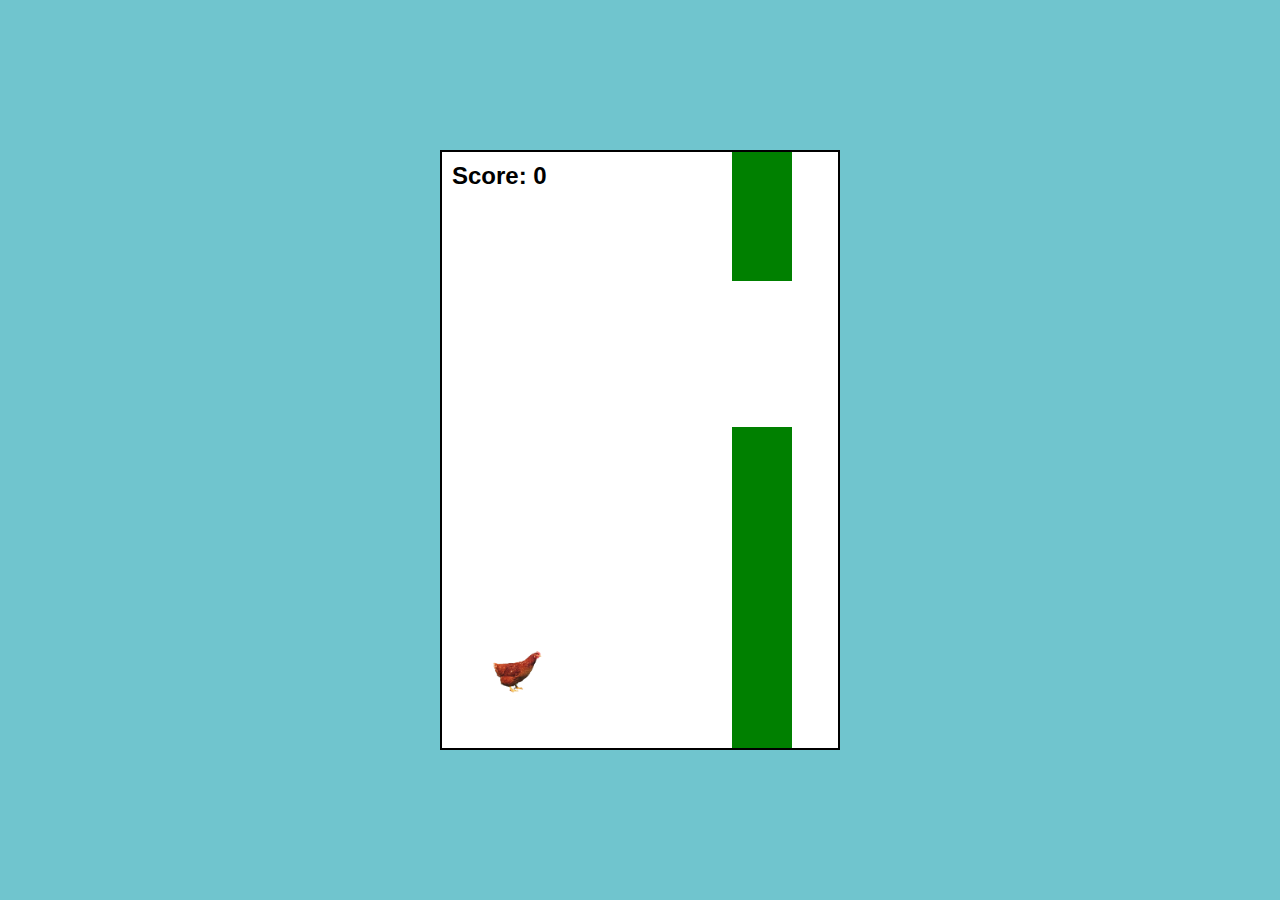
<file: flappy chicken/index.html>
<!DOCTYPE html>
<html lang="en">
<head>
  <meta charset="UTF-8">
  <meta name="viewport" content="width=device-width, initial-scale=1.0">
  <title>Flappy Chicken</title>
  <link rel="stylesheet" href="styles.css">
</head>
<body>
  <div id="game-container">
    <img id="bird" src="main character.png" alt="Chicken">
    <div id="pipe-top" class="pipe"></div>
    <div id="pipe-bottom" class="pipe"></div>
    <div id="score">Score: 0</div>
  </div>

  <script src="script.js"></script>
</body>
</html>
</file>
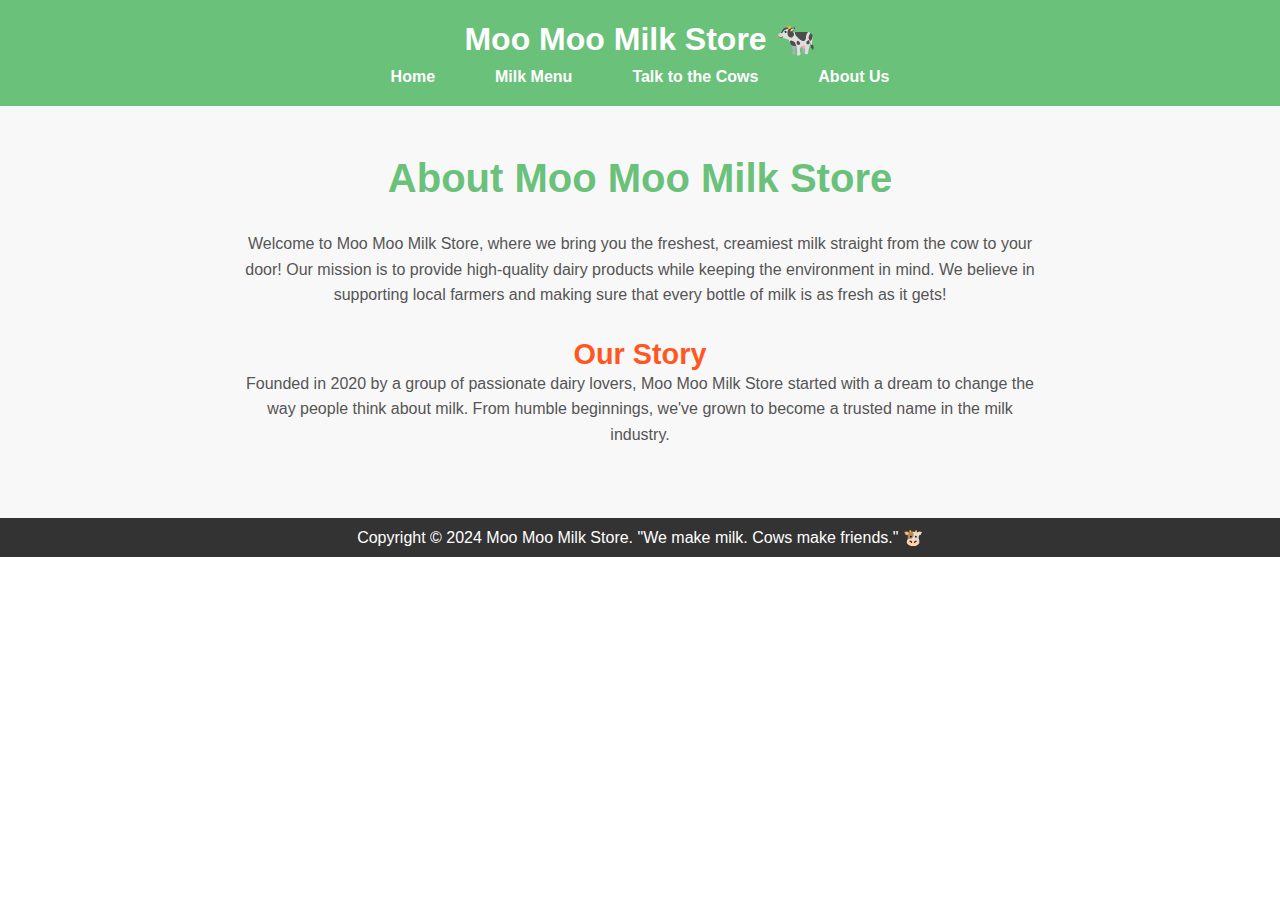
<file: Milk Store(in update)/about.html>
<!DOCTYPE html>
<html lang="en">
<head>
    <meta charset="UTF-8">
    <meta name="viewport" content="width=device-width, initial-scale=1.0">
    <title>About Us - Moo Moo Milk Store</title>
    <link rel="stylesheet" href="styles.css">
</head>
<body>
    <header>
        <h1>Moo Moo Milk Store 🐄</h1>
        <nav>
            <ul>
                <li><a href="index.html">Home</a></li>
                <li><a href="products.html">Milk Menu</a></li>
                <li><a href="contact.html">Talk to the Cows</a></li>
                <li><a href="about.html">About Us</a></li> <!-- New Page Link -->
            </ul>
        </nav>
    </header>

    <section id="about">
        <h2>About Moo Moo Milk Store</h2>
        <p>Welcome to Moo Moo Milk Store, where we bring you the freshest, creamiest milk straight from the cow to your door! Our mission is to provide high-quality dairy products while keeping the environment in mind. We believe in supporting local farmers and making sure that every bottle of milk is as fresh as it gets!</p>
        <h3>Our Story</h3>
        <p>Founded in 2020 by a group of passionate dairy lovers, Moo Moo Milk Store started with a dream to change the way people think about milk. From humble beginnings, we've grown to become a trusted name in the milk industry.</p>
    </section>

    <footer>
        <p>Copyright &copy; 2024 Moo Moo Milk Store. "We make milk. Cows make friends." 🐮</p>
    </footer>
</body>
</html>
</file>
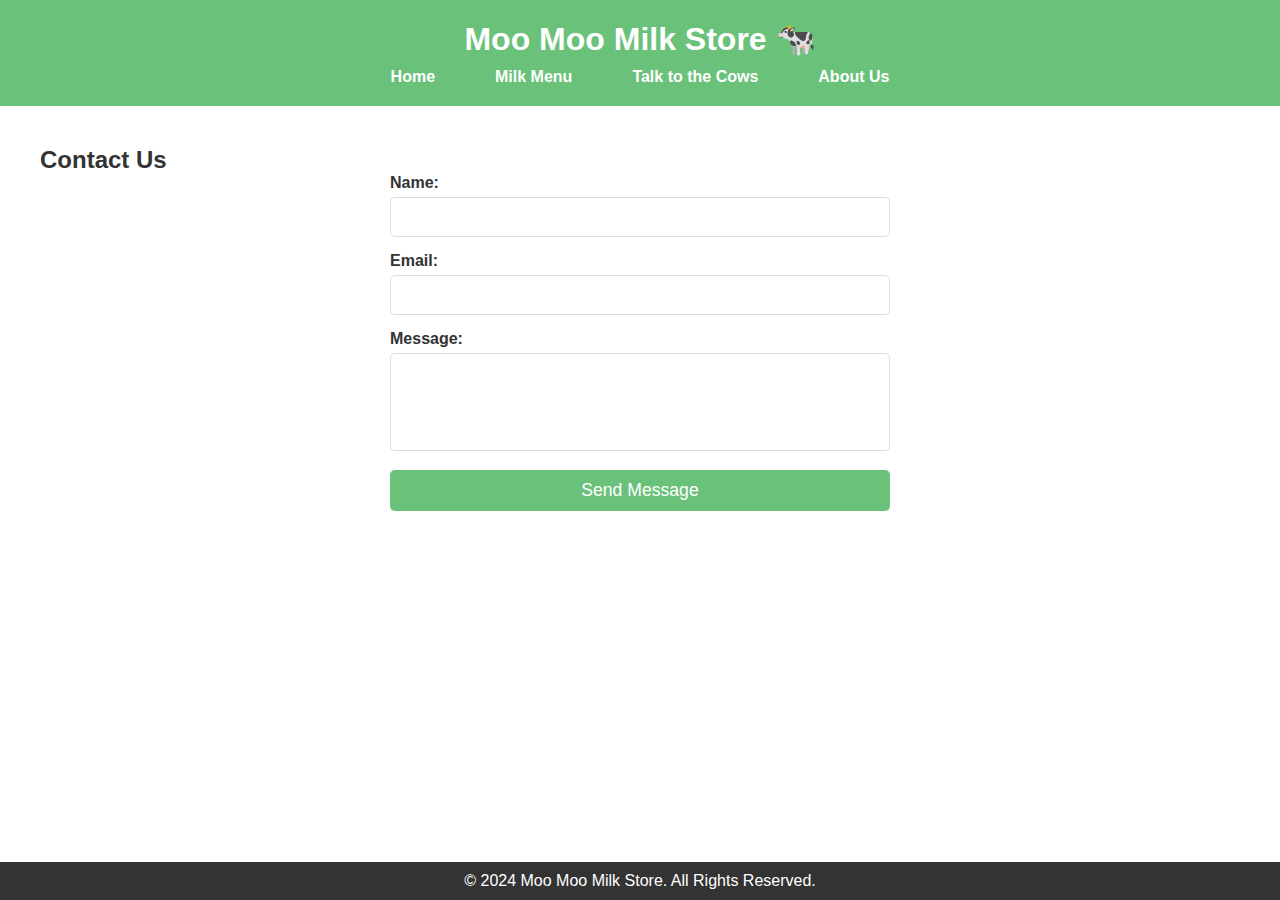
<file: Milk Store(in update)/contact.html>
<!DOCTYPE html>
<html lang="en">
<head>
    <meta charset="UTF-8">
    <meta name="viewport" content="width=device-width, initial-scale=1.0">
    <title>Moo Moo Milk Store - Contact</title>
    <link rel="stylesheet" href="styles.css">
</head>
<body>
    <header>
        <h1>Moo Moo Milk Store 🐄</h1>
        <nav>
            <ul>
                <li><a href="index.html">Home</a></li>
                <li><a href="products.html">Milk Menu</a></li>
                <li><a href="contact.html">Talk to the Cows</a></li>
                <li><a href="about.html">About Us</a></li> 
            </ul>
        </nav>
    </header>

    <main>
        <section class="contact">
            <h2>Contact Us</h2>
            <form action="#" method="post">
                <label for="name">Name:</label>
                <input type="text" id="name" name="name" required>

                <label for="email">Email:</label>
                <input type="email" id="email" name="email" required>

                <label for="message">Message:</label>
                <textarea id="message" name="message" rows="4" required></textarea>

                <button type="submit">Send Message</button>
            </form>
        </section>
    </main>

    <footer>
        <p>&copy; 2024 Moo Moo Milk Store. All Rights Reserved.</p>
    </footer>
</body>
</html>
</file>
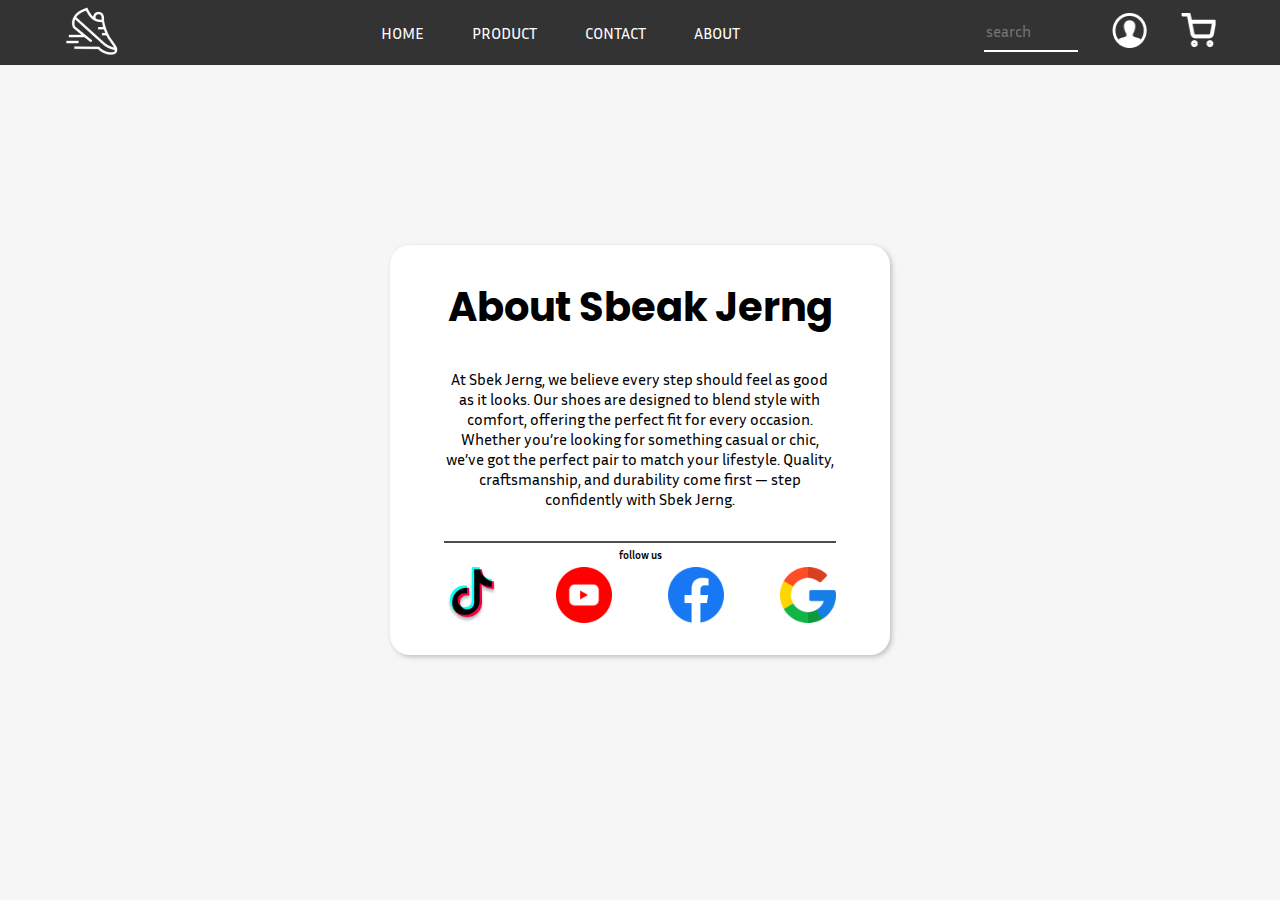
<file: Shoes Store/about.html>
<!DOCTYPE html>
<html lang="en">
<head>
    <meta charset="UTF-8">
    <meta name="viewport" content="width=device-width, initial-scale=1.0">
    <title>About Us</title>
    <link rel="preconnect" href="https://fonts.googleapis.com">
    <link rel="preconnect" href="https://fonts.gstatic.com" crossorigin>
    <link href="https://fonts.googleapis.com/css2?family=Inria+Sans:ital,wght@0,300;0,400;0,700;1,300;1,400;1,700&family=Poppins:ital,wght@0,100;0,200;0,300;0,400;0,500;0,600;0,700;0,800;0,900;1,100;1,200;1,300;1,400;1,500;1,600;1,700;1,800;1,900&display=swap" rel="stylesheet">
    <link rel="stylesheet" href="styles.css">
    <link rel="stylesheet" href="about.css">
</head>
<body>
    <header>
        <nav>
            <div class="wrapper">
                <div class="nav">
                    <div class="logo">
                    <a href="home.html"><img src="images/logo.png" alt=""></a>
                    </div>
    
                    <ul class="menu_item">
                        <a href="home.html"><li>Home</li></a>
                        <a href="product.html"><li>Product</li></a>
                        <a href="contact.html"><li>Contact</li></a>
                        <a href="about.html"><li>About</li></a>
                    </ul>
    
                    <div class="right_nav">
                        <div class="nav_search">
                            <input type="search" placeholder="search">
                        </div>
                        <a href="login.html"><img src="images/user.png" alt=""></a>
                        <a href=""><img src="images/cart.png" alt=""></a>
                        <img id="icon" src="images/menu-toggle.png" alt="">
                    </div>
                </div>
                
            </div>
        </nav>

        <div class="wrappers">
            <div class="contact_card">
                <h1>About Sbeak Jerng</h1>
                <p>At Sbek Jerng, we believe every step should feel as good as it looks. Our shoes are designed to blend style with comfort, offering the perfect fit for every occasion. Whether you’re looking for something casual or chic, we’ve got the perfect pair to match your lifestyle. Quality, craftsmanship, and durability come first — step confidently with Sbek Jerng. </p>
                <h6>follow us</h6>
                <div class="logo">
                    <img src="images/11.png" alt="">
                    <img src="images/22.png" alt="">
                    <img src="images/33.png" alt="">
                    <img src="images/44.png" alt="">
                </div>
            </div>
        </div>
    </header>
        

    
    <!-- <footer>
        <div class="bottom">
            <div class="wrapper">
                <div class="shopwithus">
                    <h4>Shopping With Us</h4>
                    <a href="">My Account</a>
                    <a href="">Delivery</a>
                    <a href="">Returns & Refunds</a>
                    <a href="">Size Guide</a>
                </div>
                <div class="shop">
                    <h3>SBEAK JERNG</h3>
                    <p>SHOP</p>
                    <div class="icon">
                        <img src="images/Facebook.png" alt="">
                        <img src="images/Instagram.png" alt="">
                        <img src="images/tiktok.png" alt="">
                    </div>
                    <img class="h_line" src="images/h-line.png" alt="">
                </div>
                <div class="payment">
                    <h4>Accepted Payment Methods</h4>
                    <div class="payment_methods">
                        <a href=""><img src="images/ic_ABA-PAY_3x 1.png" alt=""></a>
                        <a href=""><img src="images/38cafa063f572c2b0fcad2e7b26feae8 1.png" alt=""></a>
                        <a href=""><img src="images/pngwing.com (34) 1.png" alt=""></a>
                    </div>
                    
                    
                </div>
                <div class="about">
                    <h4>About Us</h4>
                    <a href="about.html">About Sbek Jerng</a>
                    <a href="">Privacy Policy</a>
                    <a href="">Terms & Conditions</a>
                </div>
                
            </div>
        </div>

    </footer> -->

    <!-- Script For Button To Work -->
    <script src="script.js"></script>
    <script src="nav_script.js"></script>
</body>
</html>
</file>
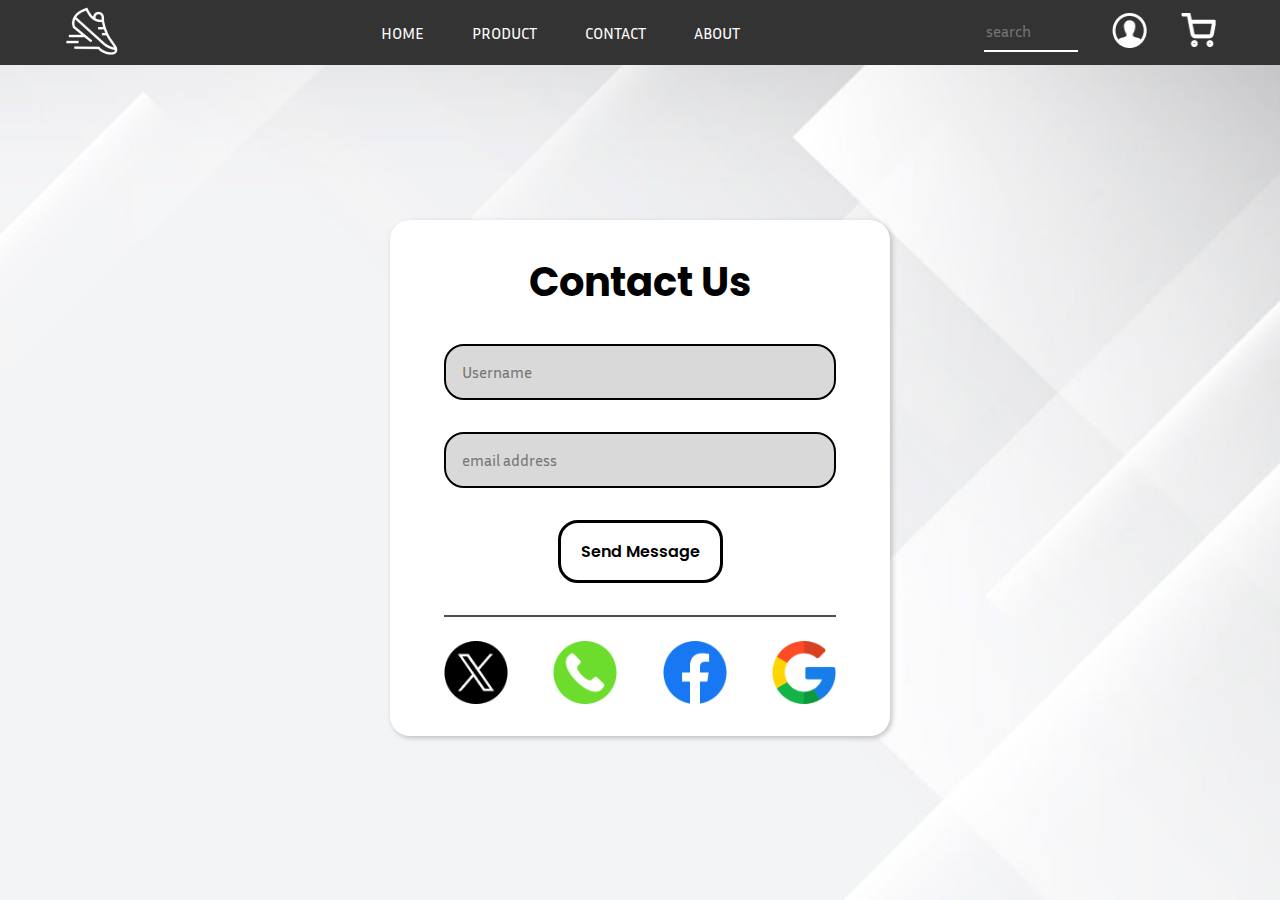
<file: Shoes Store/contact.html>
<!DOCTYPE html>
<html lang="en">
<head>
    <meta charset="UTF-8">
    <meta name="viewport" content="width=device-width, initial-scale=1.0">
    <title>Contact Us</title>
    <link rel="preconnect" href="https://fonts.googleapis.com">
    <link rel="preconnect" href="https://fonts.gstatic.com" crossorigin>
    <link href="https://fonts.googleapis.com/css2?family=Inria+Sans:ital,wght@0,300;0,400;0,700;1,300;1,400;1,700&family=Poppins:ital,wght@0,100;0,200;0,300;0,400;0,500;0,600;0,700;0,800;0,900;1,100;1,200;1,300;1,400;1,500;1,600;1,700;1,800;1,900&display=swap" rel="stylesheet">
    <link rel="stylesheet" href="styles.css">
    <link rel="stylesheet" href="contact.css">
</head>
<body>
    <header>
        <nav>
            <div class="wrapper">
                <div class="nav">
                    <div class="logo">
                    <a href="home.html"><img src="images/logo.png" alt=""></a>
                    </div>
    
                    <ul class="menu_item">
                        <a href="home.html"><li>Home</li></a>
                        <a href="product.html"><li>Product</li></a>
                        <a href="contact.html"><li>Contact</li></a>
                        <a href="about.html"><li>About</li></a>
                    </ul>
    
                    <div class="right_nav">
                        <div class="nav_search">
                            <input type="search" placeholder="search">
                        </div>
                        <a href="login.html"><img src="images/user.png" alt=""></a>
                        <a href=""><img src="images/cart.png" alt=""></a>
                        <img id="icon" src="images/menu-toggle.png" alt="">
                    </div>
                </div>
                
            </div>
        </nav>
        <div class="wrappers">
            <div class="contact_card">
                <h1>Contact Us</h1>
                <input type="text" placeholder="Username">
                <input type="email" placeholder="email address">
                <a href="">Send Message</a>
                <div class="logo">
                    <img src="images/twitter.png" alt="">
                    <img src="images/phone.png" alt="">
                    <img src="images/facebookround.png" alt="">
                    <img src="images/googleround.png" alt="">
                </div>
            </div>
        </div>
        
    </header>


    <!-- <footer>
        <div class="bottom">
            <div class="wrapper">
                <div class="shopwithus">
                    <h4>Shopping With Us</h4>
                    <a href="">My Account</a>
                    <a href="">Delivery</a>
                    <a href="">Returns & Refunds</a>
                    <a href="">Size Guide</a>
                </div>
                <div class="shop">
                    <h3>SBEAK JERNG</h3>
                    <p>SHOP</p>
                    <div class="icon">
                        <img src="images/Facebook.png" alt="">
                        <img src="images/Instagram.png" alt="">
                        <img src="images/tiktok.png" alt="">
                    </div>
                    <img class="h_line" src="images/h-line.png" alt="">
                </div>
                <div class="payment">
                    <h4>Accepted Payment Methods</h4>
                    <div class="payment_methods">
                        <a href=""><img src="images/ic_ABA-PAY_3x 1.png" alt=""></a>
                        <a href=""><img src="images/38cafa063f572c2b0fcad2e7b26feae8 1.png" alt=""></a>
                        <a href=""><img src="images/pngwing.com (34) 1.png" alt=""></a>
                    </div>
                    
                    
                </div>
                <div class="about">
                    <h4>About Us</h4>
                    <a href="about.html">About Sbek Jerng</a>
                    <a href="">Privacy Policy</a>
                    <a href="">Terms & Conditions</a>
                </div>
                
            </div>
        </div>

    </footer> -->

    <!-- Script For Button To Work -->
    <script src="script.js"></script>
    <script src="nav_script.js"></script>
</body>
</html>
</file>
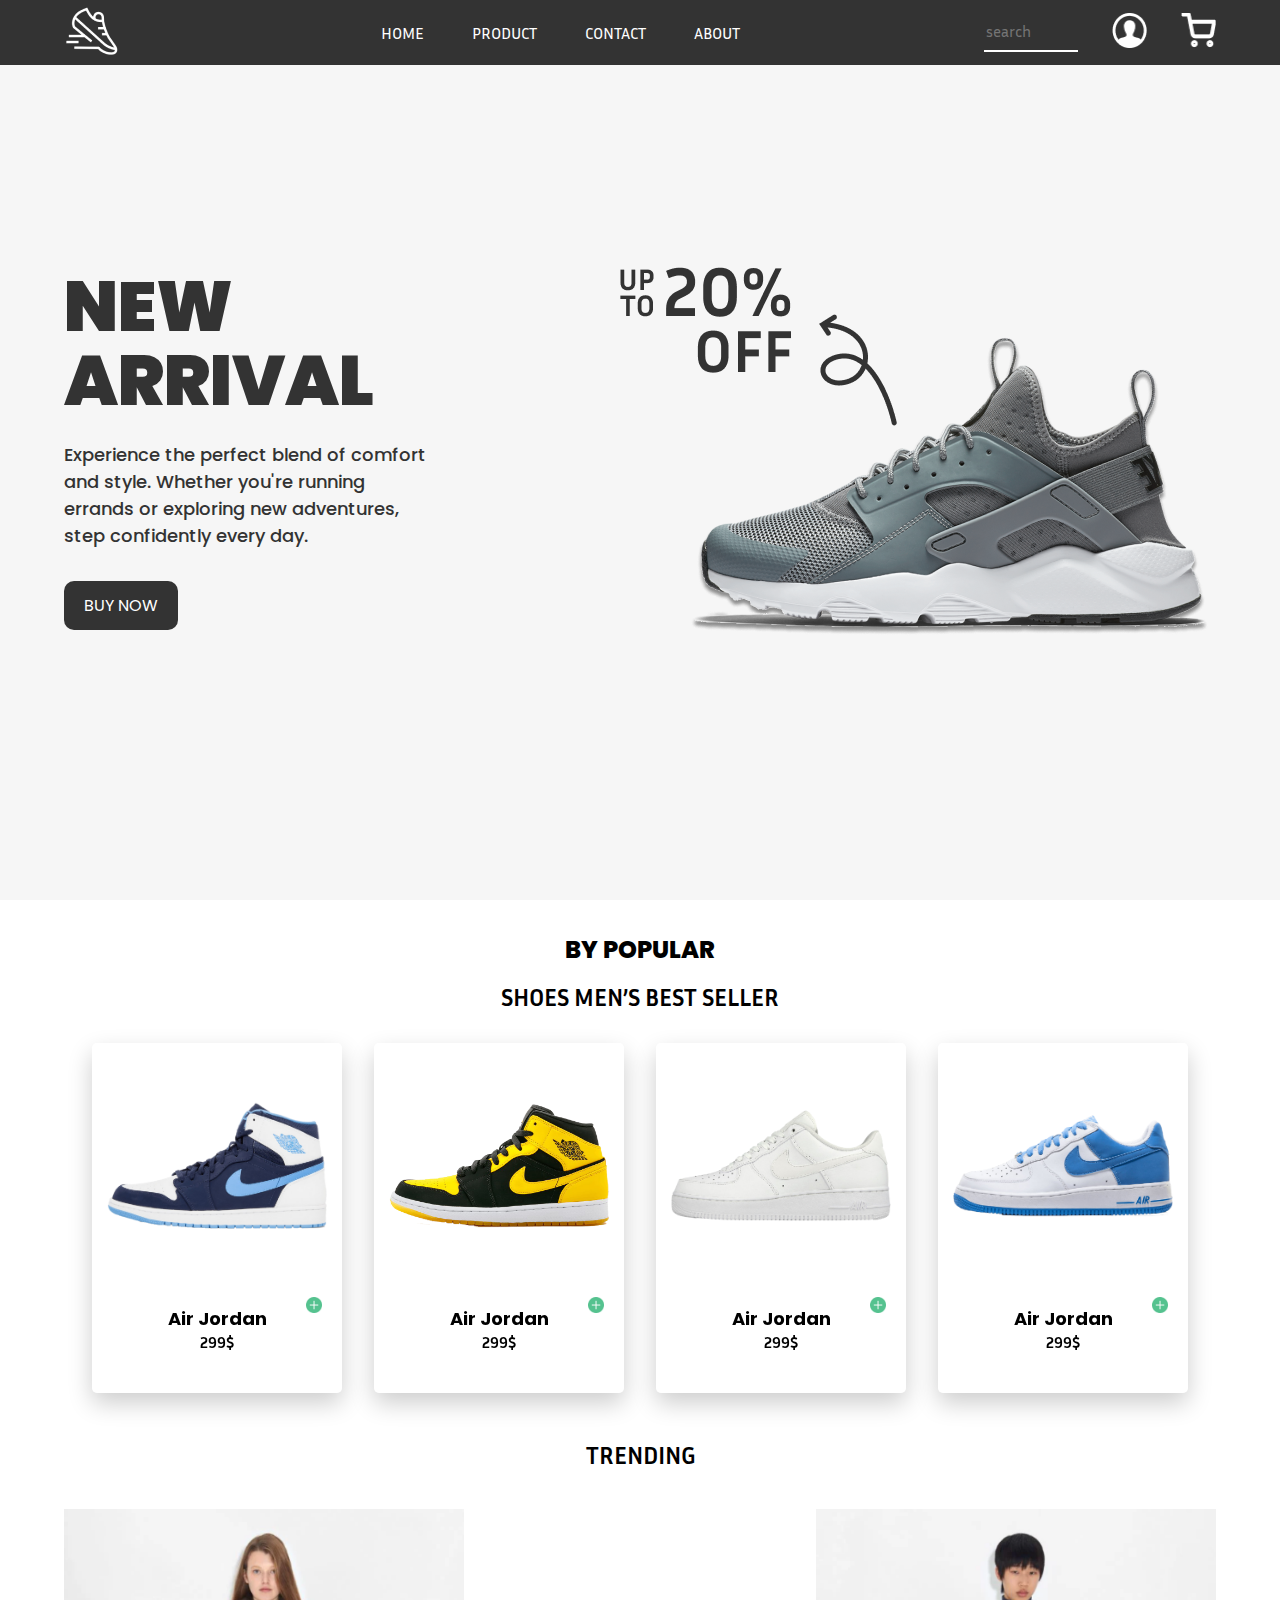
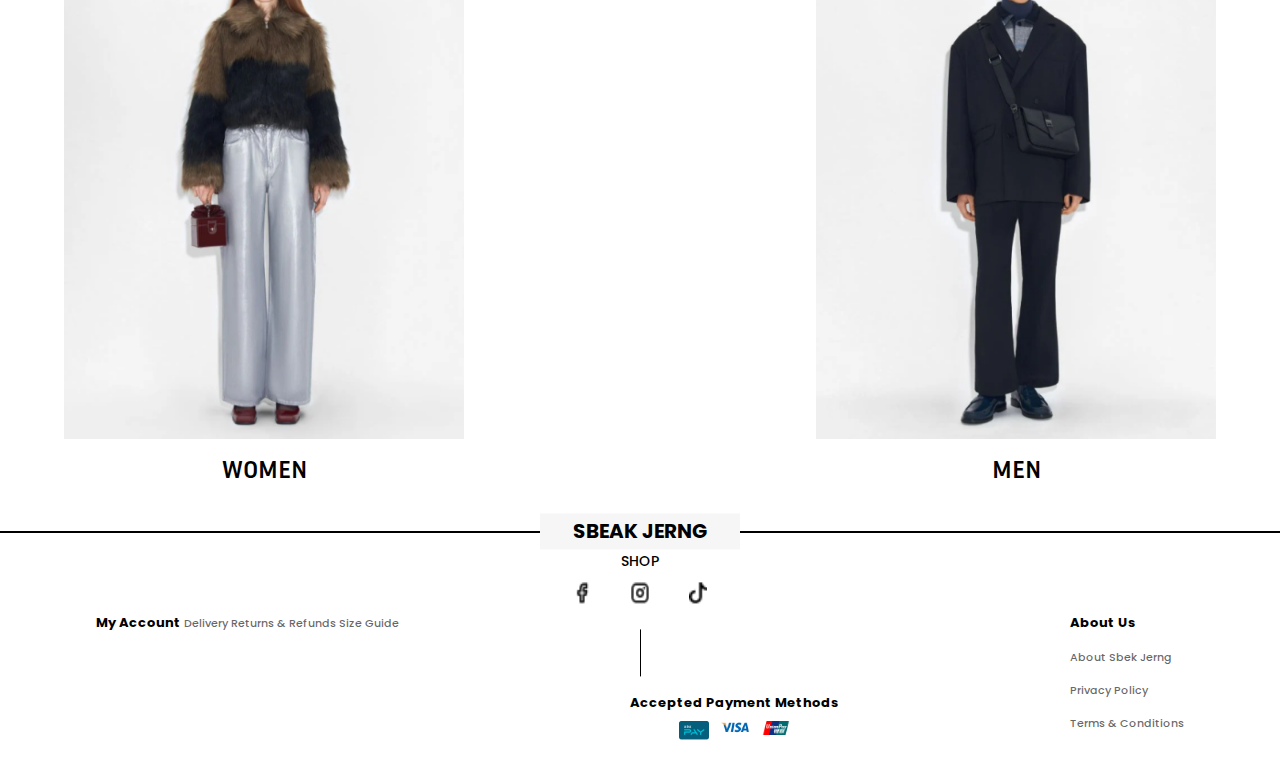
<file: Shoes Store/home.html>
<!DOCTYPE html>
<html lang="en">
<head>
    <meta charset="UTF-8">
    <meta name="viewport" content="width=device-width, initial-scale=1.0">
    <title>Products</title>
    <link rel="preconnect" href="https://fonts.googleapis.com">
    <link rel="preconnect" href="https://fonts.gstatic.com" crossorigin>
    <link href="https://fonts.googleapis.com/css2?family=Inria+Sans:ital,wght@0,300;0,400;0,700;1,300;1,400;1,700&family=Poppins:ital,wght@0,100;0,200;0,300;0,400;0,500;0,600;0,700;0,800;0,900;1,100;1,200;1,300;1,400;1,500;1,600;1,700;1,800;1,900&display=swap" rel="stylesheet">
    <link rel="stylesheet" href="styles.css">
</head>
<body>
    <header class="header">
        <nav>
            <div class="wrapper">
                <div class="nav">
                    <div class="logo">
                    <a href="home.html"><img src="images/logo.png" alt=""></a>
                    </div>
    
                    <ul class="menu_item">
                        <a href="home.html"><li>Home</li></a>
                        <a href="product.html"><li>Product</li></a>
                        <a href="contact.html"><li>Contact</li></a>
                        <a href="about.html"><li>About</li></a>
                    </ul>
    
                    <div class="right_nav">
                        <div class="nav_search">
                            <input type="search" placeholder="search">
                        </div>
                        <a href="login.html"><img src="images/user.png" alt=""></a>
                        <a href=""><img src="images/cart.png" alt=""></a>
                        <img id="icon" src="images/menu-toggle.png" alt="">
                    </div>
                </div>
                
            </div>
        </nav>
        <div class="wrapper">
            <div class="hero_section">
                <div class="left_hero">
                    <h1>NEW<br>ARRIVAL</h1>
                    <P>
                        Experience the perfect blend of comfort and style. Whether you're running errands or exploring new adventures, step confidently every day.
                    </P>
                    <a href="product.html"><button class="p_button">BUY NOW</button></a>
                </div>

                <div class="right_hero">
                    <img src="images/hero_photo.png" alt="">
                </div>
            </div>
        </div>  
    </header>

    <!-- End Header Section -->

    <!-- Trending Section -->
    <div class="wrapper">
        <section class="trending_section">
            <h2>BY POPULAR</h2>
            <h3>SHOES MEN’S BEST SELLER</h3>
            
            <div class="card_container">
                <div class="card">
                    <div class="image">
                        <img src="images/products/1.png" alt="">
                    </div>
                    <div class="detail">
                        <h2>Air Jordan</h2>
                        <a href="">
                            <img src="images/add to card btn.png" alt="">
                            <span>add to card</span>
                        </a>
                        <span>299$</span>
                        <p class="desciption">Air Jordan the best sneaker footwear for sport.</p>
                    </div>
                </div>
                <div class="card">
                    <div class="image">
                        <img src="images/products/19.png" alt="">
                    </div>
                    <div class="detail">
                        <h2>Air Jordan</h2>
                        <a href="">
                            <img src="images/add to card btn.png" alt="">
                            <span>add to card</span>
                        </a>
                        <span>299$</span>
                        <p class="desciption">Air Jordan the best sneaker footwear for sport.</p>
                    </div>
                </div>
                <div class="card">
                    <div class="image">
                        <img src="images/products/15.png" alt="">
                    </div>
                    <div class="detail">
                        <h2>Air Jordan</h2>
                        <a href="">
                            <img src="images/add to card btn.png" alt="">
                            <span>add to card</span>
                        </a>
                        <span>299$</span>
                        <p class="desciption">Air Jordan the best sneaker footwear for sport.</p>
                    </div>
                </div>
                <div class="card">
                    <div class="image">
                        <img src="images/products/17.png" alt="">
                    </div>
                    <div class="detail">
                        <h2>Air Jordan</h2>
                        <a href="">
                            <img src="images/add to card btn.png" alt="">
                            <span>add to card</span>
                        </a>
                        <span>299$</span>
                        <p class="desciption">Air Jordan the best sneaker footwear for sport.</p>
                    </div>
                </div>
            </div>

            <h3>TRENDING</h3>

            <div class="image">
                <div>
                    <img src="images/image 1.png" alt="">
                    <h3>WOMEN</h3>
                </div>
                <div>
                    <img src="images/image 2.png" alt="">
                    <h3>MEN</h3>
                </div>
            </div>
        </section>
    </div>
    <!-- End Trending Section -->

    <!-- Footer Section -->
    <footer>
        <div class="bottom">
            <div class="wrapper">
                <div class="shopwithus">
                    <h4 style=">Shopping With Us</h4>
                    <a href="">My Account</a>
                    <a href="">Delivery</a>
                    <a href="">Returns & Refunds</a>
                    <a href="">Size Guide</a>
                </div>
                <div class="shop">
                    <h3>SBEAK JERNG</h3>
                    <p>SHOP</p>
                    <div class="icon">
                        <img src="images/Facebook.png" alt="">
                        <img src="images/Instagram.png" alt="">
                        <img src="images/tiktok.png" alt="">
                    </div>
                    <img class="h_line" src="images/h-line.png" alt="">
                </div>
                <div class="payment">
                    <h4>Accepted Payment Methods</h4>
                    <div class="payment_methods">
                        <a href=""><img src="images/ic_ABA-PAY_3x 1.png" alt=""></a>
                        <a href=""><img src="images/38cafa063f572c2b0fcad2e7b26feae8 1.png" alt=""></a>
                        <a href=""><img src="images/pngwing.com (34) 1.png" alt=""></a>
                    </div>
                    
                    
                </div>
                <div class="about">
                    <h4>About Us</h4>
                    <a href="about.html">About Sbek Jerng</a>
                    <a href="">Privacy Policy</a>
                    <a href="">Terms & Conditions</a>
                </div>
                
            </div>
        </div>

    </footer>

        <!-- Script For Button To Work -->
        <script src="script.js"></script>
        <script src="nav_script.js"></script>
</body>
</html>
</file>
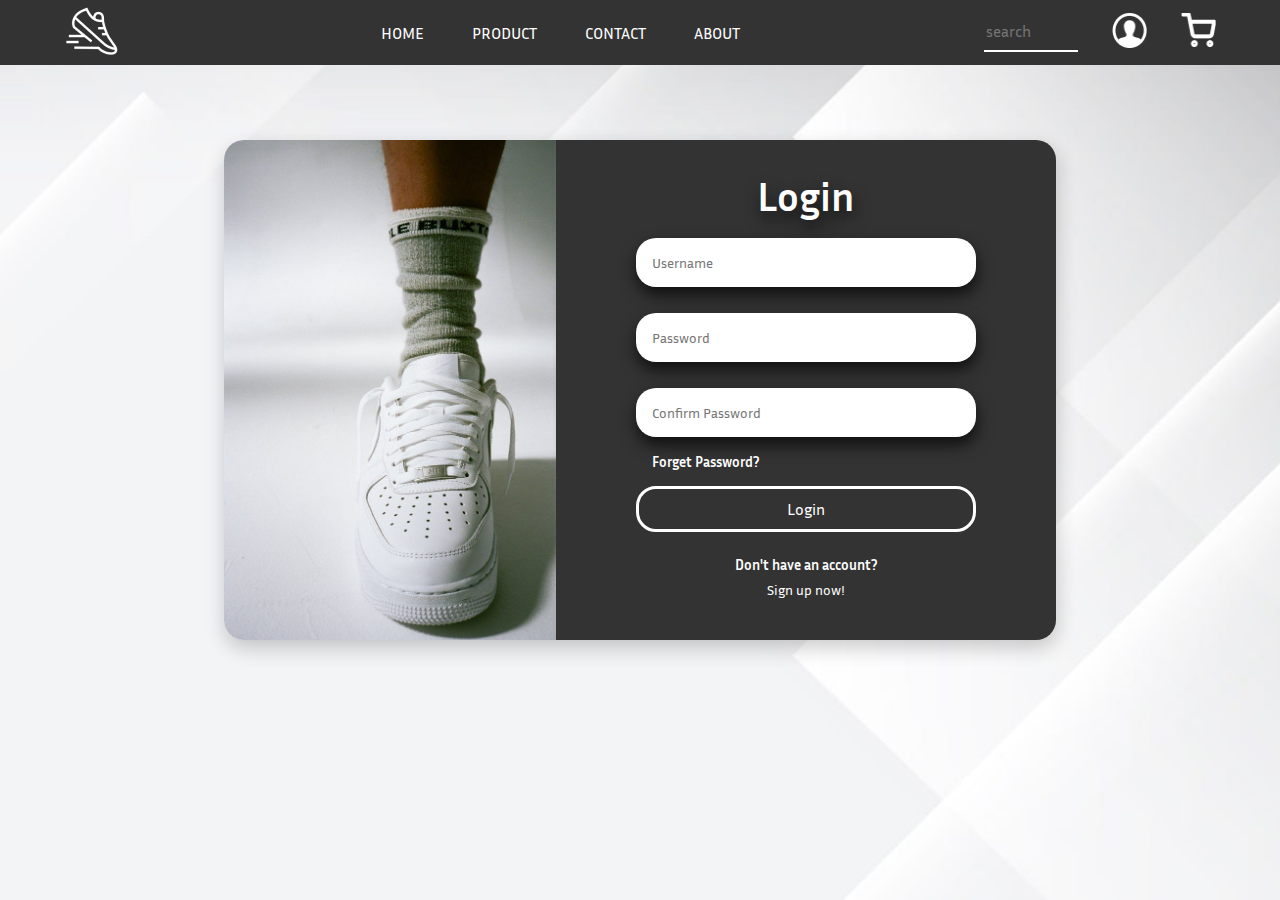
<file: Shoes Store/login.html>
<!DOCTYPE html>
<html lang="en">
  <head>
    <meta charset="UTF-8" />
    <meta name="viewport" content="width=device-width, initial-scale=1.0" />
    <title>Login Page</title>
    <link rel="preconnect" href="https://fonts.googleapis.com">
    <link rel="preconnect" href="https://fonts.gstatic.com" crossorigin>
    <link href="https://fonts.googleapis.com/css2?family=Inria+Sans:ital,wght@0,300;0,400;0,700;1,300;1,400;1,700&family=Poppins:ital,wght@0,100;0,200;0,300;0,400;0,500;0,600;0,700;0,800;0,900;1,100;1,200;1,300;1,400;1,500;1,600;1,700;1,800;1,900&display=swap" rel="stylesheet">
    <link rel="stylesheet" href="styles.css">
    <link rel="stylesheet" href="loginstyles.css" />
  </head>
  <body>
    <!-- Header Section -->
    <header>
      <nav>
        <div class="wrapper">
            <div class="nav">
                <div class="logo">
                <a href="home.html"><img src="images/logo.png" alt=""></a>
                </div>

                <ul class="menu_item">
                    <a href="home.html"><li>Home</li></a>
                    <a href="product.html"><li>Product</li></a>
                    <a href="contact.html"><li>Contact</li></a>
                    <a href="about.html"><li>About</li></a>
                </ul>

                <div class="right_nav">
                    <div class="nav_search">
                        <input type="search" placeholder="search">
                    </div>
                    <a href="login.html"><img src="images/user.png" alt=""></a>
                    <a href=""><img src="images/cart.png" alt=""></a>
                    <img id="icon" src="images/menu-toggle.png" alt="">
                </div>
            </div>
            
        </div>
      </nav>
      <div class="loginwrapper">
        <section class="login-container">
          <div class="left">
            <img src="images/log-sign-in.jpg" alt="Santa Wreath" />
          </div>

          <div class="login-form">
            <form>
              <h3>Login</h3>
              <input type="text" placeholder="Username" required />
              <input type="password" placeholder="Password" required />
              <input type="password" placeholder="Confirm Password" required />
              <a href="#" class="forgot-password">Forget Password?</a>
              <button type="submit">Login</button>
            </form>
            <div class="signup">
              <p>Don't have an account?</p>
              <a href="signup.html" class="signup-link">Sign up now!</a>
            </div>
          </div>
        </section>
      </div>
      
    </header>

    <!-- Footer Section
    <footer>
      <div class="bottom">
          <div class="wrapper">
              <div class="shopwithus">
                  <h4>Shopping With Us</h4>
                  <a href="">My Account</a>
                  <a href="">Delivery</a>
                  <a href="">Returns & Refunds</a>
                  <a href="">Size Guide</a>
              </div>
              <div class="shop">
                  <h3>SBEAK JERNG</h3>
                  <p>SHOP</p>
                  <div class="icon">
                      <img src="images/Facebook.png" alt="">
                      <img src="images/Instagram.png" alt="">
                      <img src="images/tiktok.png" alt="">
                  </div>
                  <img class="h_line" src="images/h-line.png" alt="">
              </div>
              <div class="payment">
                  <h4>Accepted Payment Methods</h4>
                  <div class="payment_methods">
                      <a href=""><img src="images/ic_ABA-PAY_3x 1.png" alt=""></a>
                      <a href=""><img src="images/38cafa063f572c2b0fcad2e7b26feae8 1.png" alt=""></a>
                      <a href=""><img src="images/pngwing.com (34) 1.png" alt=""></a>
                  </div>
                  
                  
              </div>
              <div class="about">
                  <h4>About Us</h4>
                  <a href="about.html">About Sbek Jerng</a>
                  <a href="">Privacy Policy</a>
                  <a href="">Terms & Conditions</a>
              </div>
              
          </div>
      </div>

    </footer> -->

    <!-- Script For Button To Work -->
    <script src="script.js"></script>
    <script src="nav_script.js"></script>
  </body>
</html>
</file>
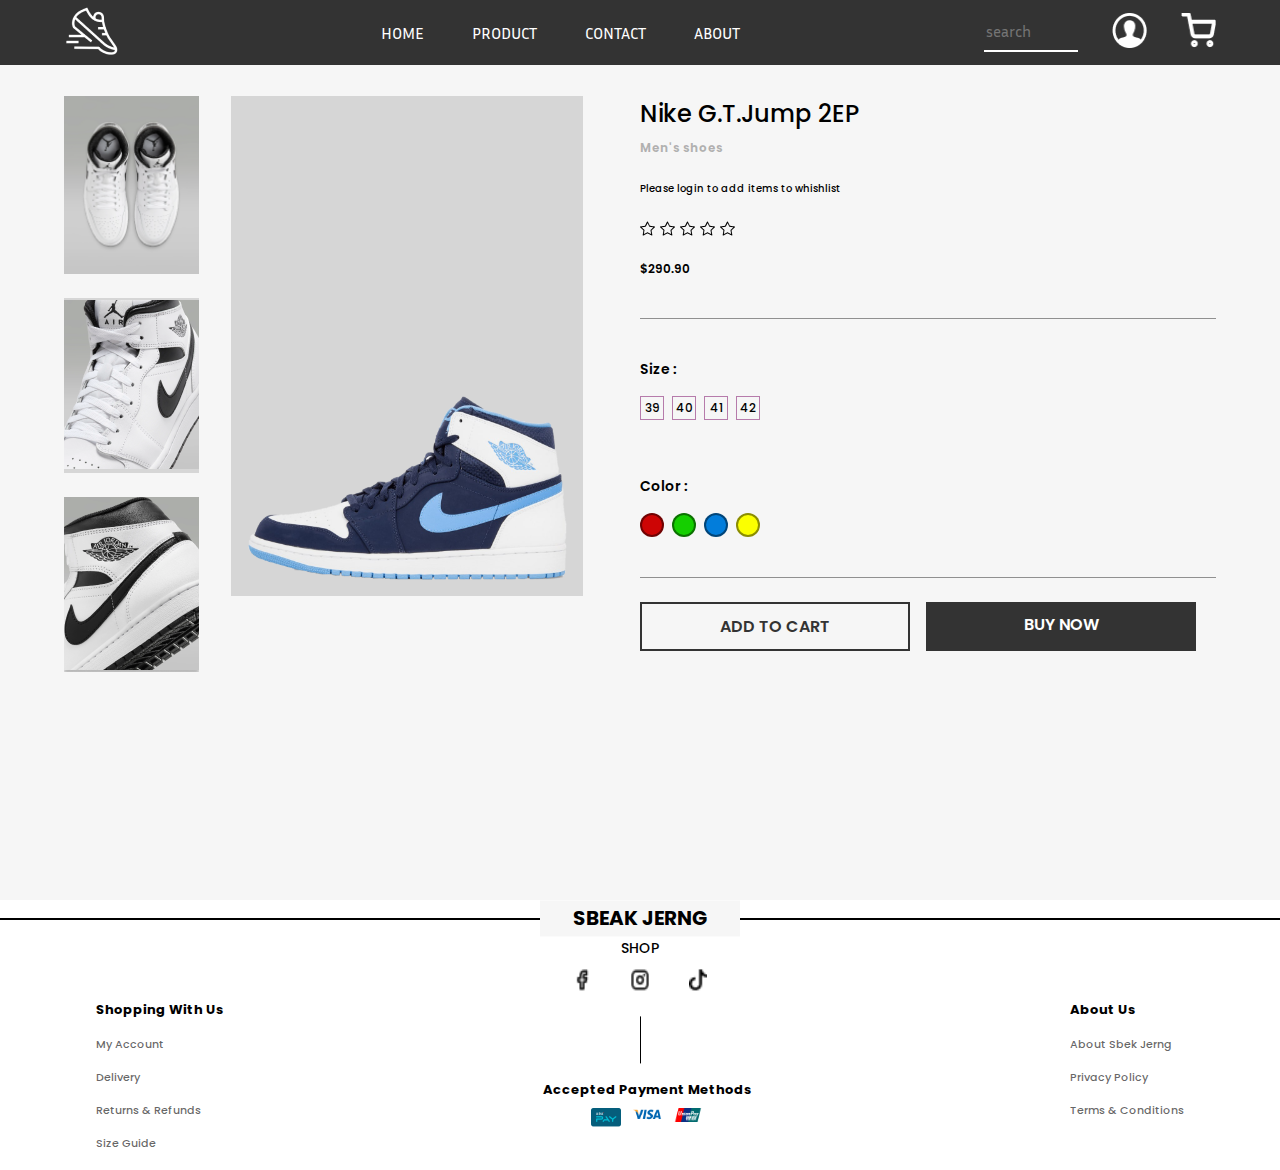
<file: Shoes Store/product.detail.html>
<!DOCTYPE html>
<html lang="en">
<head>
    <meta charset="UTF-8">
    <meta name="viewport" content="width=device-width, initial-scale=1.0">
    <title>Products Detail</title>
    <link rel="preconnect" href="https://fonts.googleapis.com">
    <link rel="preconnect" href="https://fonts.gstatic.com" crossorigin>
    <link href="https://fonts.googleapis.com/css2?family=Inria+Sans:ital,wght@0,300;0,400;0,700;1,300;1,400;1,700&family=Poppins:ital,wght@0,100;0,200;0,300;0,400;0,500;0,600;0,700;0,800;0,900;1,100;1,200;1,300;1,400;1,500;1,600;1,700;1,800;1,900&display=swap" rel="stylesheet">
    <link rel="stylesheet" href="styles.css">
    <link rel="stylesheet" href="p_d_styles.css">
</head>
<body>
    <header>
        <nav>
            <div class="wrapper">
                <div class="nav">
                    <div class="logo">
                    <a href="home.html"><img src="images/logo.png" alt=""></a>
                    </div>
    
                    <ul class="menu_item">
                        <a href="home.html"><li>Home</li></a>
                        <a href="product.html"><li>Product</li></a>
                        <a href="contact.html"><li>Contact</li></a>
                        <a href="about.html"><li>About</li></a>
                    </ul>
    
                    <div class="right_nav">
                        <div class="nav_search">
                            <input type="search" placeholder="search">
                        </div>
                        <a href="login.html"><img src="images/user.png" alt=""></a>
                        <a href=""><img src="images/cart.png" alt=""></a>
                        <img id="icon" src="images/menu-toggle.png" alt="">
                    </div>
                </div>
                
            </div>
        </nav>

        <div class="wrapper">
            <div class="container">
                <div class="left_ob">
                    <div class="side">
                        <img src="images/product item/1.png" alt="">
                        <img src="images/product item/2.png" alt="">
                        <img src="images/product item/3.png" alt="">
                    </div>
                    <div class="main">
                        <img src="images/products/1.png" alt="">
                    </div>
                </div>

                <div class="right_ob">
                    <h3>Nike G.T.Jump 2EP</h3>
                    <span>Men's shoes</span>
                    <a href="">Please login to add items to whishlist</a>
                    <div class="stars">
                        <img src="images/product item/star.png" alt="">
                        <img src="images/product item/star.png" alt="">
                        <img src="images/product item/star.png" alt="">
                        <img src="images/product item/star.png" alt="">
                        <img src="images/product item/star.png" alt="">
                    </div>
                    <h4>$290.90</h4>
                    <div class="line"></div>
                    <h5 class="sizehead">Size :</h5>
                    <div class="size">
                        <span>39</span>
                        <span>40</span>
                        <span>41</span>
                        <span>42</span>
                    </div>
                    <h5 class="colorhead">Color :</h5>
                    <div class="color">
                        <span></span>
                        <span></span>
                        <span></span>
                        <span></span>
                    </div>
                    <div class="line"></div>
                    <div class="button">
                        <a href="" class="left">ADD TO CART</a>
                        <a href="" class="right">BUY NOW</a>
                    </div>
                </div>
            </div>
            
        </div>
    </header>
    <!-- Footer Section -->
    <footer>
        <div class="bottom">
            <div class="wrapper">
                <div class="shopwithus">
                    <h4>Shopping With Us</h4>
                    <a href="">My Account</a>
                    <a href="">Delivery</a>
                    <a href="">Returns & Refunds</a>
                    <a href="">Size Guide</a>
                </div>
                <div class="shop">
                    <h3>SBEAK JERNG</h3>
                    <p>SHOP</p>
                    <div class="icon">
                        <img src="images/Facebook.png" alt="">
                        <img src="images/Instagram.png" alt="">
                        <img src="images/tiktok.png" alt="">
                    </div>
                    <img class="h_line" src="images/h-line.png" alt="">
                </div>
                <div class="payment">
                    <h4>Accepted Payment Methods</h4>
                    <div class="payment_methods">
                        <a href=""><img src="images/ic_ABA-PAY_3x 1.png" alt=""></a>
                        <a href=""><img src="images/38cafa063f572c2b0fcad2e7b26feae8 1.png" alt=""></a>
                        <a href=""><img src="images/pngwing.com (34) 1.png" alt=""></a>
                    </div>
                    
                    
                </div>
                <div class="about">
                    <h4>About Us</h4>
                    <a href="about.html">About Sbek Jerng</a>
                    <a href="">Privacy Policy</a>
                    <a href="">Terms & Conditions</a>
                </div>
                
            </div>
        </div>

    </footer>


    <!-- Script For Button To Work -->
    <script src="script.js"></script>
    <script src="nav_script.js"></script>
</body>
</html>
</file>
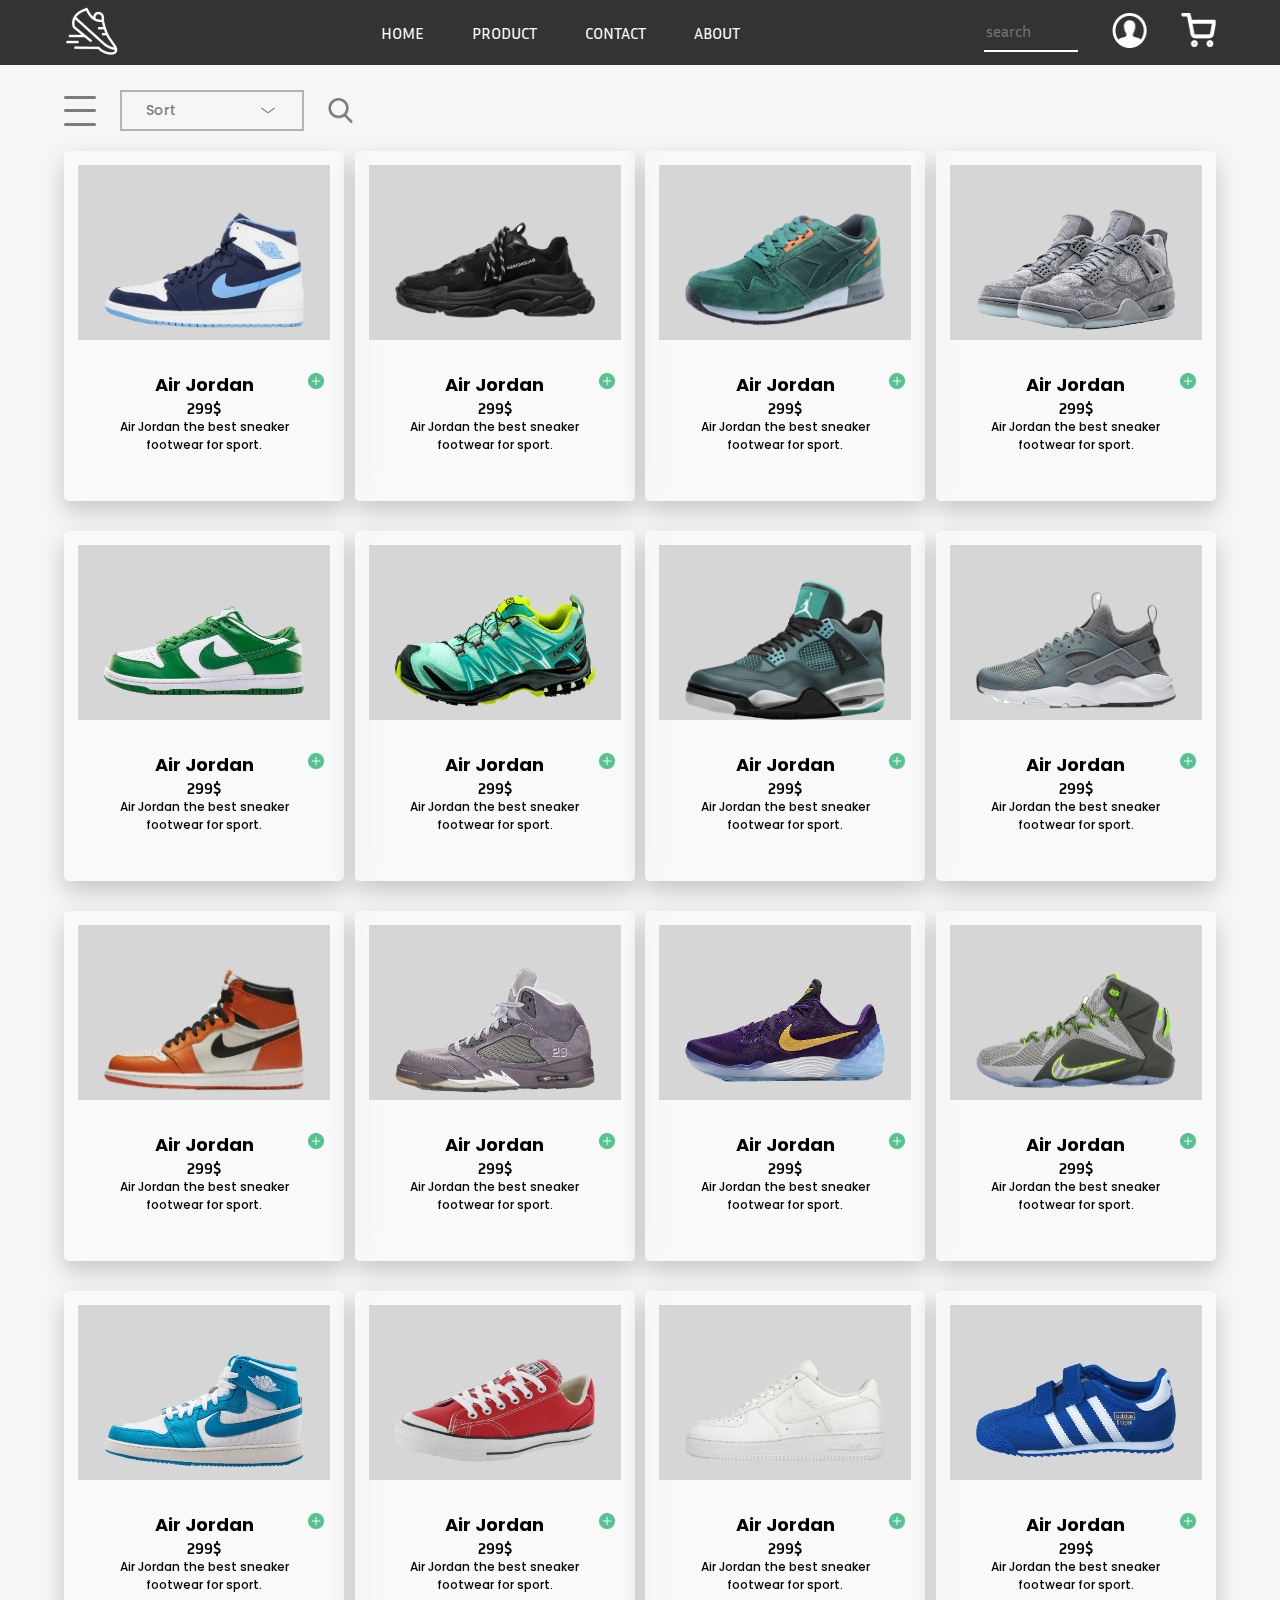
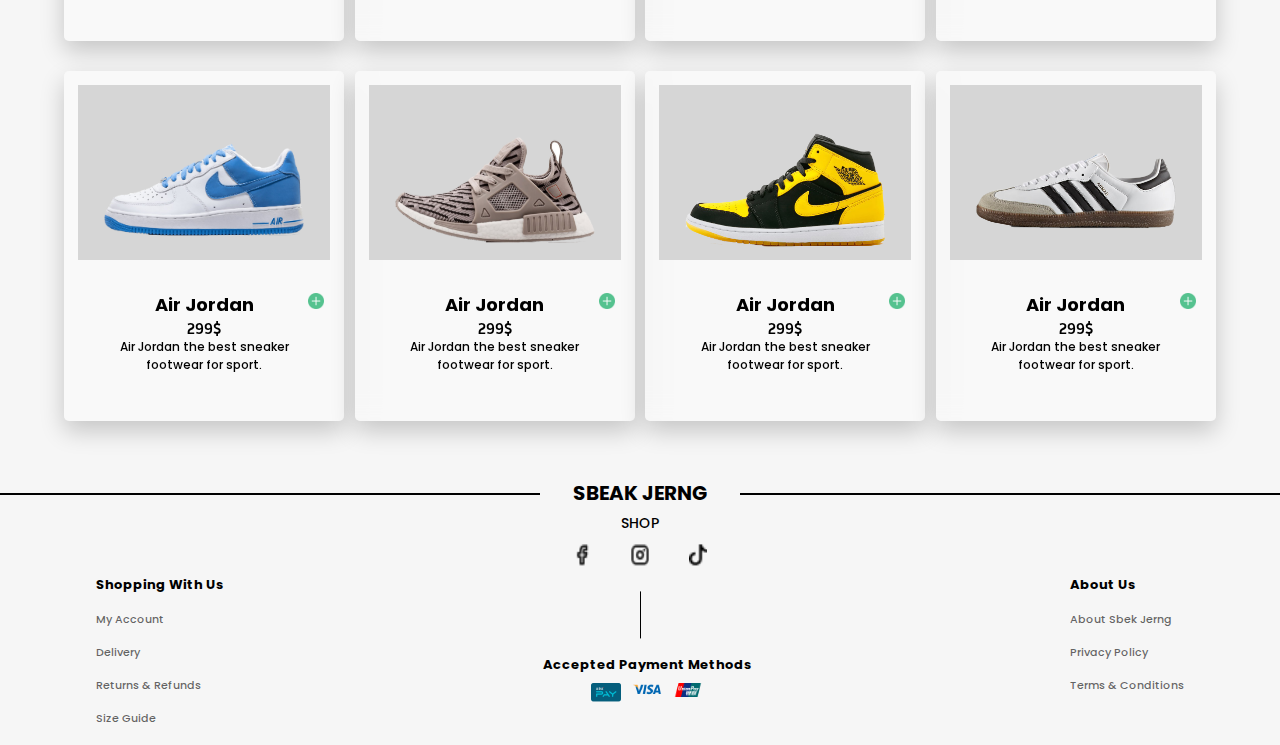
<file: Shoes Store/product.html>
<!DOCTYPE html>
<html lang="en">
<head>
    <meta charset="UTF-8">
    <meta name="viewport" content="width=device-width, initial-scale=1.0">
    <title>Products</title>
    <link rel="preconnect" href="https://fonts.googleapis.com">
    <link rel="preconnect" href="https://fonts.gstatic.com" crossorigin>
    <link href="https://fonts.googleapis.com/css2?family=Inria+Sans:ital,wght@0,300;0,400;0,700;1,300;1,400;1,700&family=Poppins:ital,wght@0,100;0,200;0,300;0,400;0,500;0,600;0,700;0,800;0,900;1,100;1,200;1,300;1,400;1,500;1,600;1,700;1,800;1,900&display=swap" rel="stylesheet">
    <link rel="stylesheet" href="styles.css">
    <link rel="stylesheet" href="product_styles.css">
</head>
<body>
    <!-- <header> -->
    <nav>
        <div class="wrapper">
            <div class="nav">
                <div class="logo">
                <a href="home.html"><img src="images/logo.png" alt=""></a>
                </div>

                <ul class="menu_item">
                    <a href="home.html"><li>Home</li></a>
                    <a href="product.html"><li>Product</li></a>
                    <a href="contact.html"><li>Contact</li></a>
                    <a href="about.html"><li>About</li></a>
                </ul>

                <div class="right_nav">
                    <div class="nav_search">
                        <input type="search" placeholder="search">
                    </div>
                    <a href="login.html"><img src="images/user.png" alt=""></a>
                    <a href=""><img src="images/cart.png" alt=""></a>
                    <img id="icon" src="images/menu-toggle.png" alt="">
                </div>
            </div>
            
        </div>
    </nav>
         
    <!-- </header> -->
    <!-- End Header -->

    <!-- Product Section -->
    <div class="wrapper" id="product">
        <div class="side_menu" id="sideMenu">
            <div class="menu_toggle" id="menuClose">
                <img src="images/menu-toggle.png" alt="">
            </div>
            
            <div>
                <div class="category">
                    <div class="head">
                        <h5>Type</h5>
                        <img src="images/arrow down.png" alt=""> 
                    </div>
                    
                    <div class="list" id="type">
                        <a href="">SNEAKERS</a>
                        <a href="">CROCKS</a>
                        <a href="">FLIP-FLOPS</a>
                        <a href="">SANDLES</a>
                    </div>
                </div>
                
            </div>
            
            <div>
                <div class="category">
                    <div class="head">
                        <h5>Gender</h5>
                        <img src="images/arrow down.png" alt=""> 
                    </div>

                    <div class="list" id="gender">
                        <a href="">MEN</a>
                        <a href="">WOMEN</a>
                        <a href="">KID</a>
                    </div>
                </div>
                
            </div>
                
            <div>
                <div class="category">
                    <div class="head">
                       <h5>Brand</h5>
                        <img src="images/arrow down.png" alt="">  
                    </div>
                    
                    <div class="list" id="brand">
                        <a href="">NIKE</a>
                        <a href="">ADDIDAS</a>
                        <a href="">PUMA</a>
                        <a href="">PEDRO</a>
                    </div>
                </div>
                
                    
            </div>
                
        </div>

        <div class="top">
            <div class="menu_toggle" id="menuToggle">
                <img src="images/menu-toggle.png" alt="">
            </div>
            <div class="sort_container">
               <div class="sort" id="sortToggle">
                <h5>Sort</h5>
                    <img src="images/arrow down.png" alt=""> 
                </div> 
                <div class="list" id="sortList">
                    <a href="">NEW ARRIVAL</a>
                    <a href="">BEST SELLER</a>
                    <a href="">FROM LOW TO HIGH</a>
                    <a href="">FROM HIGH TO LOW</a>
                </div>
            </div>
            
            <div class="search_bar">
                <img src="images/search.png" alt="">
                <input type="search">
            </div>     
        </div>

        <div class="container">
            <div class="card">
                <div class="image">
                    <img src="images/products/1.png" alt="">
                </div>
                <div class="detail">
                    <h2>Air Jordan</h2>
                    <a href="">
                        <img src="images/add to card btn.png" alt="">
                        <span>add to card</span>
                    </a>
                    <span>299$</span>
                    <p class="desciption">Air Jordan the best sneaker footwear for sport.</p>
                    <div class="size">
                        <h3>size :</h3>
                        <span>41</span>
                        <span>42</span>
                        <span>44</span>
                        <span>47</span>
                    </div>
                    <div class="color">
                        <h3>color :</h3>
                        <span></span>
                        <span></span>
                        <span></span>
                        <span></span>
                    </div>
                </div>
                

            </div>
            <div class="card">
                <div class="image">
                    <img src="images/products/2.png" alt="">
                </div>
                <div class="detail">
                    <h2>Air Jordan</h2>
                    <a href="">
                        <img src="images/add to card btn.png" alt="">
                        <span>add to card</span>
                    </a>
                    <span>299$</span>
                    <p class="desciption">Air Jordan the best sneaker footwear for sport.</p>
                    <div class="size">
                        <h3>size :</h3>
                        <span>41</span>
                        <span>42</span>
                        <span>44</span>
                        <span>47</span>
                    </div>
                    <div class="color">
                        <h3>color :</h3>
                        <span></span>
                        <span></span>
                        <span></span>
                        <span></span>
                    </div>
                </div>
                

            </div>
            <div class="card">
                <div class="image">
                    <img src="images/products/3.png" alt="">
                </div>
                <div class="detail">
                    <h2>Air Jordan</h2>
                    <a href="">
                        <img src="images/add to card btn.png" alt="">
                        <span>add to card</span>
                    </a>
                    <span>299$</span>
                    <p class="desciption">Air Jordan the best sneaker footwear for sport.</p>
                    <div class="size">
                        <h3>size :</h3>
                        <span>41</span>
                        <span>42</span>
                        <span>44</span>
                        <span>47</span>
                    </div>
                    <div class="color">
                        <h3>color :</h3>
                        <span></span>
                        <span></span>
                        <span></span>
                        <span></span>
                    </div>
                </div>
                

            </div>
            <div class="card">
                <div class="image">
                    <img src="images/products/4.png" alt="">
                </div>
                <div class="detail">
                    <h2>Air Jordan</h2>
                    <a href="">
                        <img src="images/add to card btn.png" alt="">
                        <span>add to card</span>
                    </a>
                    <span>299$</span>
                    <p class="desciption">Air Jordan the best sneaker footwear for sport.</p>
                    <div class="size">
                        <h3>size :</h3>
                        <span>41</span>
                        <span>42</span>
                        <span>44</span>
                        <span>47</span>
                    </div>
                    <div class="color">
                        <h3>color :</h3>
                        <span></span>
                        <span></span>
                        <span></span>
                        <span></span>
                    </div>
                </div>
                

            </div>
            <div class="card">
                <div class="image">
                    <img src="images/products/5.png" alt="">
                </div>
                <div class="detail">
                    <h2>Air Jordan</h2>
                    <a href="">
                        <img src="images/add to card btn.png" alt="">
                        <span>add to card</span>
                    </a>
                    <span>299$</span>
                    <p class="desciption">Air Jordan the best sneaker footwear for sport.</p>
                    <div class="size">
                        <h3>size :</h3>
                        <span>41</span>
                        <span>42</span>
                        <span>44</span>
                        <span>47</span>
                    </div>
                    <div class="color">
                        <h3>color :</h3>
                        <span></span>
                        <span></span>
                        <span></span>
                        <span></span>
                    </div>
                </div>
                

            </div>
            <div class="card">
                <div class="image">
                    <img src="images/products/6.png" alt="">
                </div>
                <div class="detail">
                    <h2>Air Jordan</h2>
                    <a href="">
                        <img src="images/add to card btn.png" alt="">
                        <span>add to card</span>
                    </a>
                    <span>299$</span>
                    <p class="desciption">Air Jordan the best sneaker footwear for sport.</p>
                    <div class="size">
                        <h3>size :</h3>
                        <span>41</span>
                        <span>42</span>
                        <span>44</span>
                        <span>47</span>
                    </div>
                    <div class="color">
                        <h3>color :</h3>
                        <span></span>
                        <span></span>
                        <span></span>
                        <span></span>
                    </div>
                </div>
                

            </div>
            <div class="card">
                <div class="image">
                    <img src="images/products/7.png" alt="">
                </div>
                <div class="detail">
                    <h2>Air Jordan</h2>
                    <a href="">
                        <img src="images/add to card btn.png" alt="">
                        <span>add to card</span>
                    </a>
                    <span>299$</span>
                    <p class="desciption">Air Jordan the best sneaker footwear for sport.</p>
                    <div class="size">
                        <h3>size :</h3>
                        <span>41</span>
                        <span>42</span>
                        <span>44</span>
                        <span>47</span>
                    </div>
                    <div class="color">
                        <h3>color :</h3>
                        <span></span>
                        <span></span>
                        <span></span>
                        <span></span>
                    </div>
                </div>
                

            </div>
            <div class="card">
                <div class="image">
                    <img src="images/products/8.png" alt="">
                </div>
                <div class="detail">
                    <h2>Air Jordan</h2>
                    <a href="">
                        <img src="images/add to card btn.png" alt="">
                        <span>add to card</span>
                    </a>
                    <span>299$</span>
                    <p class="desciption">Air Jordan the best sneaker footwear for sport.</p>
                    <div class="size">
                        <h3>size :</h3>
                        <span>41</span>
                        <span>42</span>
                        <span>44</span>
                        <span>47</span>
                    </div>
                    <div class="color">
                        <h3>color :</h3>
                        <span></span>
                        <span></span>
                        <span></span>
                        <span></span>
                    </div>
                </div>
                

            </div>
            <div class="card">
                <div class="image">
                    <img src="images/products/9.png" alt="">
                </div>
                <div class="detail">
                    <h2>Air Jordan</h2>
                    <a href="">
                        <img src="images/add to card btn.png" alt="">
                        <span>add to card</span>
                    </a>
                    <span>299$</span>
                    <p class="desciption">Air Jordan the best sneaker footwear for sport.</p>
                    <div class="size">
                        <h3>size :</h3>
                        <span>41</span>
                        <span>42</span>
                        <span>44</span>
                        <span>47</span>
                    </div>
                    <div class="color">
                        <h3>color :</h3>
                        <span></span>
                        <span></span>
                        <span></span>
                        <span></span>
                    </div>
                </div>
                

            </div>
            <div class="card">
                <div class="image">
                    <img src="images/products/10.png" alt="">
                </div>
                <div class="detail">
                    <h2>Air Jordan</h2>
                    <a href="">
                        <img src="images/add to card btn.png" alt="">
                        <span>add to card</span>
                    </a>
                    <span>299$</span>
                    <p class="desciption">Air Jordan the best sneaker footwear for sport.</p>
                    <div class="size">
                        <h3>size :</h3>
                        <span>41</span>
                        <span>42</span>
                        <span>44</span>
                        <span>47</span>
                    </div>
                    <div class="color">
                        <h3>color :</h3>
                        <span></span>
                        <span></span>
                        <span></span>
                        <span></span>
                    </div>
                </div>
                

            </div>
            <div class="card">
                <div class="image">
                    <img src="images/products/11.png" alt="">
                </div>
                <div class="detail">
                    <h2>Air Jordan</h2>
                    <a href="">
                        <img src="images/add to card btn.png" alt="">
                        <span>add to card</span>
                    </a>
                    <span>299$</span>
                    <p class="desciption">Air Jordan the best sneaker footwear for sport.</p>
                    <div class="size">
                        <h3>size :</h3>
                        <span>41</span>
                        <span>42</span>
                        <span>44</span>
                        <span>47</span>
                    </div>
                    <div class="color">
                        <h3>color :</h3>
                        <span></span>
                        <span></span>
                        <span></span>
                        <span></span>
                    </div>
                </div>
                

            </div>
            <div class="card">
                <div class="image">
                    <img src="images/products/12.png" alt="">
                </div>
                <div class="detail">
                    <h2>Air Jordan</h2>
                    <a href="">
                        <img src="images/add to card btn.png" alt="">
                        <span>add to card</span>
                    </a>
                    <span>299$</span>
                    <p class="desciption">Air Jordan the best sneaker footwear for sport.</p>
                    <div class="size">
                        <h3>size :</h3>
                        <span>41</span>
                        <span>42</span>
                        <span>44</span>
                        <span>47</span>
                    </div>
                    <div class="color">
                        <h3>color :</h3>
                        <span></span>
                        <span></span>
                        <span></span>
                        <span></span>
                    </div>
                </div>
                

            </div>
            <div class="card">
                <div class="image">
                    <img src="images/products/13.png" alt="">
                </div>
                <div class="detail">
                    <h2>Air Jordan</h2>
                    <a href="">
                        <img src="images/add to card btn.png" alt="">
                        <span>add to card</span>
                    </a>
                    <span>299$</span>
                    <p class="desciption">Air Jordan the best sneaker footwear for sport.</p>
                    <div class="size">
                        <h3>size :</h3>
                        <span>41</span>
                        <span>42</span>
                        <span>44</span>
                        <span>47</span>
                    </div>
                    <div class="color">
                        <h3>color :</h3>
                        <span></span>
                        <span></span>
                        <span></span>
                        <span></span>
                    </div>
                </div>
                

            </div>
            <div class="card">
                <div class="image">
                    <img src="images/products/14.png" alt="">
                </div>
                <div class="detail">
                    <h2>Air Jordan</h2>
                    <a href="">
                        <img src="images/add to card btn.png" alt="">
                        <span>add to card</span>
                    </a>
                    <span>299$</span>
                    <p class="desciption">Air Jordan the best sneaker footwear for sport.</p>
                    <div class="size">
                        <h3>size :</h3>
                        <span>41</span>
                        <span>42</span>
                        <span>44</span>
                        <span>47</span>
                    </div>
                    <div class="color">
                        <h3>color :</h3>
                        <span></span>
                        <span></span>
                        <span></span>
                        <span></span>
                    </div>
                </div>
                

            </div>
            <div class="card">
                <div class="image">
                    <img src="images/products/15.png" alt="">
                </div>
                <div class="detail">
                    <h2>Air Jordan</h2>
                    <a href="">
                        <img src="images/add to card btn.png" alt="">
                        <span>add to card</span>
                    </a>
                    <span>299$</span>
                    <p class="desciption">Air Jordan the best sneaker footwear for sport.</p>
                    <div class="size">
                        <h3>size :</h3>
                        <span>41</span>
                        <span>42</span>
                        <span>44</span>
                        <span>47</span>
                    </div>
                    <div class="color">
                        <h3>color :</h3>
                        <span></span>
                        <span></span>
                        <span></span>
                        <span></span>
                    </div>
                </div>
                

            </div>
            <div class="card">
                <div class="image">
                    <img src="images/products/16.png" alt="">
                </div>
                <div class="detail">
                    <h2>Air Jordan</h2>
                    <a href="">
                        <img src="images/add to card btn.png" alt="">
                        <span>add to card</span>
                    </a>
                    <span>299$</span>
                    <p class="desciption">Air Jordan the best sneaker footwear for sport.</p>
                    <div class="size">
                        <h3>size :</h3>
                        <span>41</span>
                        <span>42</span>
                        <span>44</span>
                        <span>47</span>
                    </div>
                    <div class="color">
                        <h3>color :</h3>
                        <span></span>
                        <span></span>
                        <span></span>
                        <span></span>
                    </div>
                </div>
                

            </div>
            <div class="card">
                <div class="image">
                    <img src="images/products/17.png" alt="">
                </div>
                <div class="detail">
                    <h2>Air Jordan</h2>
                    <a href="">
                        <img src="images/add to card btn.png" alt="">
                        <span>add to card</span>
                    </a>
                    <span>299$</span>
                    <p class="desciption">Air Jordan the best sneaker footwear for sport.</p>
                    <div class="size">
                        <h3>size :</h3>
                        <span>41</span>
                        <span>42</span>
                        <span>44</span>
                        <span>47</span>
                    </div>
                    <div class="color">
                        <h3>color :</h3>
                        <span></span>
                        <span></span>
                        <span></span>
                        <span></span>
                    </div>
                </div>
                

            </div>
            <div class="card">
                <div class="image">
                    <img src="images/products/18.png" alt="">
                </div>
                <div class="detail">
                    <h2>Air Jordan</h2>
                    <a href="">
                        <img src="images/add to card btn.png" alt="">
                        <span>add to card</span>
                    </a>
                    <span>299$</span>
                    <p class="desciption">Air Jordan the best sneaker footwear for sport.</p>
                    <div class="size">
                        <h3>size :</h3>
                        <span>41</span>
                        <span>42</span>
                        <span>44</span>
                        <span>47</span>
                    </div>
                    <div class="color">
                        <h3>color :</h3>
                        <span></span>
                        <span></span>
                        <span></span>
                        <span></span>
                    </div>
                </div>
                

            </div>
            <div class="card">
                <div class="image">
                    <img src="images/products/19.png" alt="">
                </div>
                <div class="detail">
                    <h2>Air Jordan</h2>
                    <a href="">
                        <img src="images/add to card btn.png" alt="">
                        <span>add to card</span>
                    </a>
                    <span>299$</span>
                    <p class="desciption">Air Jordan the best sneaker footwear for sport.</p>
                    <div class="size">
                        <h3>size :</h3>
                        <span>41</span>
                        <span>42</span>
                        <span>44</span>
                        <span>47</span>
                    </div>
                    <div class="color">
                        <h3>color :</h3>
                        <span></span>
                        <span></span>
                        <span></span>
                        <span></span>
                    </div>
                </div>
                

            </div>
            <div class="card">
                <div class="image">
                    <img src="images/products/20.png" alt="">
                </div>
                <div class="detail">
                    <h2>Air Jordan</h2>
                    <a href="">
                        <img src="images/add to card btn.png" alt="">
                        <span>add to card</span>
                    </a>
                    <span>299$</span>
                    <p class="desciption">Air Jordan the best sneaker footwear for sport.</p>
                    <div class="size">
                        <h3>size :</h3>
                        <span>41</span>
                        <span>42</span>
                        <span>44</span>
                        <span>47</span>
                    </div>
                    <div class="color">
                        <h3>color :</h3>
                        <span></span>
                        <span></span>
                        <span></span>
                        <span></span>
                    </div>
                </div>
                

            </div>
        </div>
    </div>

    <!-- Footer Section -->
    <footer>
        <div class="bottom">
            <div class="wrapper">
                <div class="shopwithus">
                    <h4>Shopping With Us</h4>
                    <a href="">My Account</a>
                    <a href="">Delivery</a>
                    <a href="">Returns & Refunds</a>
                    <a href="">Size Guide</a>
                </div>
                <div class="shop">
                    <h3>SBEAK JERNG</h3>
                    <p>SHOP</p>
                    <div class="icon">
                        <img src="images/Facebook.png" alt="">
                        <img src="images/Instagram.png" alt="">
                        <img src="images/tiktok.png" alt="">
                    </div>
                    <img class="h_line" src="images/h-line.png" alt="">
                </div>
                <div class="payment">
                    <h4>Accepted Payment Methods</h4>
                    <div class="payment_methods">
                        <a href=""><img src="images/ic_ABA-PAY_3x 1.png" alt=""></a>
                        <a href=""><img src="images/38cafa063f572c2b0fcad2e7b26feae8 1.png" alt=""></a>
                        <a href=""><img src="images/pngwing.com (34) 1.png" alt=""></a>
                    </div>
                    
                    
                </div>
                <div class="about">
                    <h4>About Us</h4>
                    <a href="about.html">About Sbek Jerng</a>
                    <a href="">Privacy Policy</a>
                    <a href="">Terms & Conditions</a>
                </div>
                
            </div>
        </div>

    </footer>



    <!-- Script For Button To Work -->
    <script src="script.js"></script>
    <script src="nav_script.js"></script>
</body>
</html>
</file>
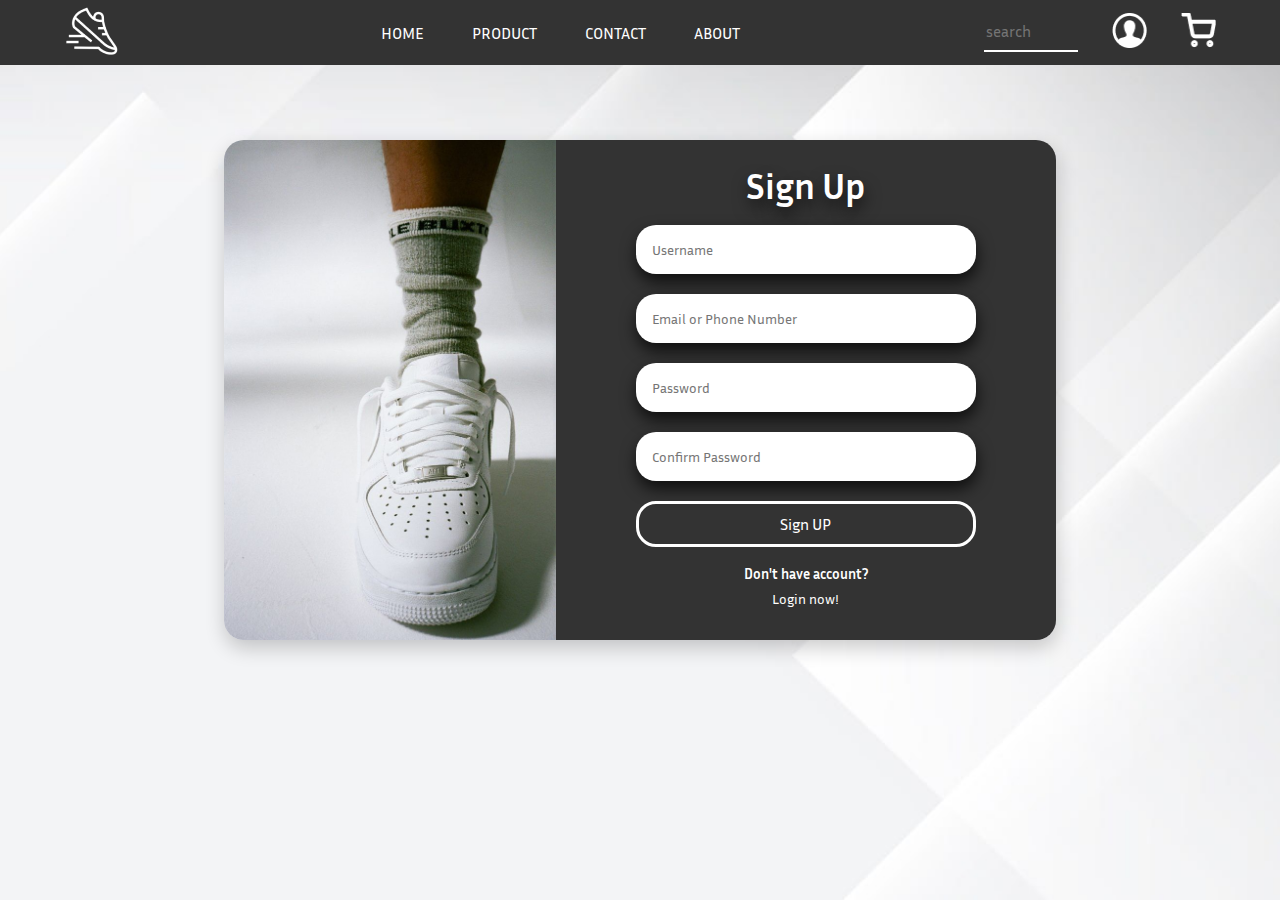
<file: Shoes Store/signup.html>
<!DOCTYPE html>
<html lang="en">
  <head>
    <meta charset="UTF-8" />
    <meta name="viewport" content="width=device-width, initial-scale=1.0" />
    <title>Login Page</title>
    <link rel="preconnect" href="https://fonts.googleapis.com">
    <link rel="preconnect" href="https://fonts.gstatic.com" crossorigin>
    <link href="https://fonts.googleapis.com/css2?family=Inria+Sans:ital,wght@0,300;0,400;0,700;1,300;1,400;1,700&family=Poppins:ital,wght@0,100;0,200;0,300;0,400;0,500;0,600;0,700;0,800;0,900;1,100;1,200;1,300;1,400;1,500;1,600;1,700;1,800;1,900&display=swap" rel="stylesheet">
    <link rel="stylesheet" href="styles.css">
    <link rel="stylesheet" href="signupstyles.css" />
  </head>
  <body>
    <!-- Header Section -->
    <header>
      <nav>
        <div class="wrapper">
            <div class="nav">
                <div class="logo">
                <a href="home.html"><img src="images/logo.png" alt=""></a>
                </div>

                <ul class="menu_item">
                    <a href="home.html"><li>Home</li></a>
                    <a href="product.html"><li>Product</li></a>
                    <a href="contact.html"><li>Contact</li></a>
                    <a href="about.html"><li>About</li></a>
                </ul>

                <div class="right_nav">
                    <div class="nav_search">
                        <input type="search" placeholder="search">
                    </div>
                    <a href="login.html"><img src="images/user.png" alt=""></a>
                    <a href=""><img src="images/cart.png" alt=""></a>
                    <img id="icon" src="images/menu-toggle.png" alt="">
                </div>
            </div>
            
        </div>
      </nav>

      <div class="loginwrapper">
        <section class="login-container">
          <div class="left">
            <img src="images/log-sign-in.jpg" alt="Santa Wreath" />
          </div>

          <div class="login-form">
            <form>
              <h3>Sign Up</h3>
              <input type="text" placeholder="Username" required />
              <input type="email" placeholder="Email or Phone Number" required>
              <input type="password" placeholder="Password" required />
              <input type="password" placeholder="Confirm Password" required />
              <button type="submit">Sign UP</button>
            </form>
            <div class="signup">
                <p>Don't have account?</p>
                <a href="login.html" class="signup-link">Login now!</a>
            </div>
          </div>
        </section>
      </div>
        
    </header>

    <!-- Footer Section -->
    <!-- <footer>
        <div class="bottom">
            <div class="wrapper">
                <div class="shopwithus">
                    <h4>Shopping With Us</h4>
                    <a href="">My Account</a>
                    <a href="">Delivery</a>
                    <a href="">Returns & Refunds</a>
                    <a href="">Size Guide</a>
                </div>
                <div class="shop">
                    <h3>SBEAK JERNG</h3>
                    <p>SHOP</p>
                    <div class="icon">
                        <img src="images/Facebook.png" alt="">
                        <img src="images/Instagram.png" alt="">
                        <img src="images/tiktok.png" alt="">
                    </div>
                    <img class="h_line" src="images/h-line.png" alt="">
                </div>
                <div class="payment">
                    <h4>Accepted Payment Methods</h4>
                    <div class="payment_methods">
                        <a href=""><img src="images/ic_ABA-PAY_3x 1.png" alt=""></a>
                        <a href=""><img src="images/38cafa063f572c2b0fcad2e7b26feae8 1.png" alt=""></a>
                        <a href=""><img src="images/pngwing.com (34) 1.png" alt=""></a>
                    </div>
                    
                    
                </div>
                <div class="about">
                    <h4>About Us</h4>
                    <a href="about.html">About Sbek Jerng</a>
                    <a href="">Privacy Policy</a>
                    <a href="">Terms & Conditions</a>
                </div>
                
            </div>
        </div>

    </footer> -->



    <!-- Script For Button To Work -->
    <script src="script.js"></script>
    <script src="nav_script.js"></script>
  </body>
</html>
</file>
<file: flappy chicken/styles.css>
* {
    margin: 0;
    padding: 0;
    box-sizing: border-box;
  }
  
  body {
    background-color: #70c5ce;
    display: flex;
    justify-content: center;
    align-items: center;
    height: 100vh;
    overflow: hidden;
    font-family: sans-serif;
  }
  
  #game-container {
    position: relative;
    width: 400px;
    height: 600px;
    background-color: #fff;
    border: 2px solid #000;
    overflow: hidden;
  }
  
  #bird {
    position: absolute;
    width: 50px;
    height: 50px;
    left: 50px;
    top: 50%;
    transform: translateY(-50%);
  }
  
  .pipe {
    position: absolute;
    width: 60px;
    background-color: green;
  }
  
  #pipe-top {
    top: 0;
  }
  
  #pipe-bottom {
    bottom: 0;
  }
  
  #score {
    position: absolute;
    top: 10px;
    left: 10px;
    font-size: 24px;
    font-weight: bold;
  }
</file>
<file: Shoes Store/styles.css>
:root{
    --main-color: #333333;
    --background-color: #f6f6f6;
}

*,
*::after,
*::before{
    box-sizing: border-box;   
    margin: 0;
    font-family: "Inria Sans", sans-serif;
}




header{
    height: 100vh;
    width: 100%;
    background-color: var(--background-color);
}

nav{
    background-color: var(--main-color);
    margin: 0;
    padding: 5px 0;
    position: fixed;
    width: 100%;
    z-index: 100;
}

.wrapper{
    margin: 0 auto;
    width: 1152px;
}

.logo{
    width: 53px;
}

.nav{
    display: flex;
    justify-content: space-between;
    align-items: center;
}
.nav .menu_item{
    z-index: 100;
}
.nav ul{
    display: flex;
    justify-content: space-between;
    gap: 32px;
    list-style: none;
}

.nav ul a{
    text-decoration: none;
    font-size: 16px;
    font-weight: 600px;
    font-family: "Inria Sans",sans-serif;
    color: #FFFFFF;
    text-transform: uppercase;
    /* background-color: #cdcdcd; */
    padding: 12px 8px;
    /* width: 80px; */
    display: flex;
    justify-content: center;
    transition: 0.4s ease;

}

.nav ul a:hover{
    border-bottom: 3px solid white;
    padding-bottom: 3px;
}

.right_nav{
    display: flex;
    justify-content: space-between;
    gap: 34px;
}

.nav_search{
    width: 114px;
    display: flex;
    justify-content: flex-end;
}

.nav_search input{
    background-color: transparent;
    border-color: #FFFFFF;
    border-width: 0 0 2px;
    width: 94px;
    color: #FFFFFF;
    font-size: 16px;
    transition: 0.25s;
}

.nav_search input:focus{
    background-color: transparent#5a0149;
    border-color: #FFFFFF;
    border-width: 0 0 2px;
    width: 114px;
    color: #cdcdcd;
    font-size: 16px;
    outline: none;
}

.right_nav img{
    width: 35px;
    filter: invert(1) brightness(70) saturate(100%);
    transition: 0.1s ease;
    cursor: pointer;
}
.right_nav img:hover{
    opacity: 70%;
}
.right_nav #icon{
    display: none;
}
/* Hero section */
.hero_section{
    /* background-color: red; */
    display: flex;
    height: 100vh;
    width: 100%;
    align-items: center;
    justify-content: space-between;
}

.left_hero{
    color: var(--main-color);

}

.left_hero h1{
    font-family: "poppins", sans-serif;
    font-size: 70px;
    font-weight:900;
    line-height: 1.05;
}
.left_hero p{
    width: 375px;
    font-size: 18px;
    margin-top: 24px;
    font-family: "poppins",sans-serif;
    font-weight: 500;
}

.p_button{
    background-color: var(--main-color);
    color: white;
    padding: 12px 20px;
    border-radius: 10px;
    font-family: "poppins",sans-serif;
    font-size: 16px;
    font-weight: 500px;
    margin-top: 32px;
    border: none;
    cursor: pointer;
    transition: 0.4s ease;
}

.p_button:hover{
    background-color: #000000;
    transform: scale(1.05);
}




/* Trending Section */
.trending_section{
    display: flex;
    flex-direction: column;
    justify-content: center;
    align-items: center;
    margin-bottom: 48px;
}

.trending_section h2{
    margin-top: 32px;
    font-family: "poppins",sans-serif;
    font-size: 24px;
    font-weight: 800;
}

.trending_section h3{
    margin-top: 16px;
    font-family: "Inria Sans",sans-serif;
    font-size: 24px;
    font-weight: 600;
}

.trending_section .product_showoff{
    margin-top: 40px;
    margin-bottom: 40px;
    width: 100%;
    height: 250px;
    background-color: rgb(160, 160, 160);
}

.trending_section .image{
    display: flex;
    justify-content: space-between;
    align-items: center;
    width: 100%;
    margin-top: 40px;
}
.trending_section .image div{
    display: flex;
    flex-direction: column;
    justify-content: space-around;
    align-items: center;
}
.trending_section .image img{
    width: 400px;
    height: 530px;
}

/* Footer */
footer .bottom{
    border-top: 2px solid black;
}

footer .bottomn .nameshop{
    display: flex;
    flex-direction: column;
}

footer .bottom{
    margin: 18px 0;
}
footer .bottom .wrapper{
    display: flex;
    justify-content: space-between;
    align-items: flex-start;
    padding: 0 32px;
}

footer .bottom .wrapper .shopwithus, footer .bottom .wrapper .about{
    display: flex;
    flex-direction: column;
    /* justify-content: space-between; */
    gap: 16px;
    margin-top: 80px;
}

footer .bottom .wrapper h4{
    font-size: 13px;
    font-family: "poppins",sans-serif;
    font-weight: 700;
}

footer .bottom .wrapper .payment{
    margin-top: 160px;
}
footer .bottom .wrapper a{
    text-decoration: none;
    font-size: 11px;
    font-family: "poppins",sans-serif;
    font-weight: 500;
    color: rgba(0, 0, 0, 0.612);
}

footer .bottom .wrapper .payment_methods{
    display: flex;
    flex-direction: row;
    justify-content: center;
    gap: 11px;
    margin-top: 8px;
}

footer .bottom .wrapper .payment_methods img{
    width: 30px;
}
footer .bottom .shop{
    left: 50%;
    transform: translate(-50%, -12%);
    position: absolute;
    display: flex;
    flex-direction: column;
    align-items: center;
    gap: 2px;
}
footer .bottom .shop h3{
    font-family: "Poppins", "Inria Sans", sans-serif;
    font-size: 20px;
    line-height: 1;
    background-color: var(--background-color);
    width: 200px;
    text-align: center;
    padding: 8px;
}
footer .bottom .shop p{
    font-family: "Poppins", "Inria Sans", sans-serif;
    font-size: 14px;
    font-weight: 500;
    
}
footer .bottom .shop .icon{
    margin-top: 8px;
    display: flex;
    flex-direction: row;
    gap: 40px;
} 
footer .bottom .shop .h_line{
    margin-top: 24px;
}
footer .bottom .shop .icon img{
    width: 18px;
    height: auto;
}


/* Card */

.card_container{
    display: flex;
    flex-wrap: wrap;
    justify-content: center;
    gap: 32px;
    /* padding: 16px 0; */
    margin-top: 32px;
    margin-bottom: 32px;
}
.card_container .card{
    position: relative;
    width: 250px;
    height: 350px;
    display: flex;
    flex-direction: column;
    background-color: rgba(255, 255, 255, 0.2);
    box-shadow: 0 10px 25px rgba(0, 0, 0, 0.2);
    backdrop-filter: blur(15px);
    border-radius: 5px;
    cursor: pointer;
}

.card_container .card .image img{
    position: absolute;
    top: 35%;
    left: 50%;
    transform: translate(-50%, -50%);
    width: 220px;
    height: auto;
    transition: 0.5s ease-in-out;
    z-index: 30;
}

.card_container .card:hover .image img{
    transform: translate(-55%, -60%) rotate(-25deg) scale(1.2);
}
.card_container .card .detail{
    margin-top: 190px;
    text-align: center;
    padding: 0 40px;
    color: rgb(0, 0, 0);
    overflow: hidden;
    transition: 0.5s ease-in-out;
}
.card_container .card:hover .detail{
    margin-top: 150px;
    text-align: center;
    padding: 0 40px;
}
.card_container .card h2{
    font-family: "Poppins", "Inria Sans", sans-serif;
    font-size: 18px;
    font-weight: 700;
}

.card_container .card span{
    font-family: "Inria Sans", sans-serif;
    font-size: 16px;
    font-weight: 700;
}

.card_container .card a span{
    display: none;
    opacity: 0;
    transition: 1s ease;
}
.card_container .card a{
    position: absolute;
    display: flex;
    align-items: center;
    gap: 2px;
    text-decoration: none;
    background-color: transparent;
    width: fit-content;
    border-radius: 25px;
    top: 72.5%;
    right: 20px;
    transition: background-color 1s ease;
}
.card_container .card a:hover{
    background-color: #55DA96;
    padding-right: 8px;
}

.card_container .card a:hover span{
    display: block;
    opacity: 1;
}
.card_container .card a:hover:active{
    background-color: #40B277;
}
.card_container .card a span{
    font-family: "Poppins", "Inria Sans", sans-serif;
    font-size: 10px;
    font-weight: 400;
    color: white;
}

.card_container .card a img{
    font-family: "Poppins", "Inria Sans", sans-serif;
    width: 16px;
    height: auto;
}
.card_container .card p{
    font-family: "Poppins", "Inria Sans", sans-serif;
    font-size: 12px;
    font-weight: 500;
    opacity: 0;
    visibility: hidden;
    transition: 0.5s ease-in-out;
    color: black;
} 
.card_container .card:hover p{
    opacity: 1;
    visibility: visible;
}


@media (max-width: 1256px) {
    .hero_section h1{
        font-size: 60px;
    }
    .hero_section p{
        font-size: 14px;
        margin-top: 40px;
    }
    .hero_section .p_button{
        margin-top: 40px;
    }
    .wrapper{
        width: 100%;
    }
    .nav{
        margin: 0 16px;
    }
    .hero_section{
        gap: 6px;
        padding: 96px 64px;
}
    .left_hero{
        margin-top: 56px;
        width: 50vw;
        height: auto;
    }
    .right_hero, .right_hero img{
        width: 45vw;
        height: auto;
    }

    .trending_section .image img{
        width: 335px;
        height: auto;
    }

    .trending_section .image{
        padding: 0 32px;
    }
}

/* Tablet */

@media (max-width: 899px) {
    header{
        height: auto;
    }
    .nav .menu_item{
        position: absolute;
        top: 100%;
        left: 0;
        background-color: var(--main-color);
        backdrop-filter: blur(15px);
        width: 100%;
        flex-direction: column;
        align-items: center;
        justify-content: center;
        gap: 10px;
        display: none;
        padding: 0;
        transition: 0.5s;
    }

    .nav .menu_item a{
        width: 100%;
        border-bottom: 0.5px solid rgba(0, 0, 0, 0.15);
    }
    .hero_section{
        padding: 48px 0;
        padding-bottom: 88px;
    }
    .hero_section .left_hero h1{
        font-size: 50px;
    }
    .hero_section .left_hero p{
        font-size: 14px;
        margin-top: 24px;
    }
    .hero_section .left_hero .p_button{
        margin-top: 24px;
    }
    .wrapper{
        width: 100%;
    }
    .nav{
        margin: 0 16px;
    }
    .right_nav #icon{
        display: block;
    }

    .right_nav{
        gap: 24px;
    }
    .right_nav img{
        height: 30px;
        width: auto;
    }
    .hero_section{
        flex-direction: column;
        align-items: center;
        justify-content: space-between;
        gap: 0;
    }
    .left_hero{
        align-items: center;
        justify-content: center;
        margin-top: 64px;
        height: auto;
    }
    .left_hero, .right_hero img{
        width: 80%;
        height: auto;
    }
    .trending_section .image{
        flex-direction: column;
        gap: 16px;
    }
    .trending_section .image img{
        width: 80%;
        height: auto;
    }
    .right_hero{
        flex: 1;
        margin-bottom: 16px;
    }
    .right_hero img{
        margin-top: 40px;
        height: 80%;
        width: auto;
    }
    footer .bottom .wrapper{
        flex-direction: column;
        align-items: center;
    }
    footer .bottom .wrapper .payment{
        position: absolute;
        left: 50%;
        transform: translate(-50%);
    }
    footer .bottom .wrapper .shopwithus{
        margin-top: 264px;
    }
    footer .bottom .wrapper .about{
        margin: 48px 0;
    }
}

/* Mobile */
@media (max-width:550px){
    header{
        height: auto;
    }
    .hero_section .left_hero{
        text-align: center;
    } 

    .left_hero {
        width: 80%;
        height: auto;
        margin-top: 80px;
    }

    .right_hero{
        margin-top: 64px;
    }
    .right_hero, .right_hero img{
        width: 90%;
        height: auto;
    }
     .left_hero p{
        width: 100%;
    }
}
</file>
<file: Shoes Store/about.css>
*,
*::after,
*::before{
    box-sizing: border-box;   
    margin: 0;
}

body{
    font-family: "Poppins", "Inria Sans", sans-serif;
    background-image: url(images/background.jpg);
    background-repeat: no-repeat;
    background-size: cover;
    background-position: center;
}
.wrappers{
    display: flex;
    align-items:center;
    justify-content: center;
    height: 100vh;
}
.contact_card{
    position: relative;
    display: flex;
    flex-direction: column;
    align-items: center;
    width: 500px;
    height: fit-content;
    gap: 32px;
    padding: 32px;
    background-color: rgb(255, 255, 255);
    border-radius: 20px;
    box-shadow: 2px 2px 5px rgba(128, 128, 128, 0.467);
}
.contact_card h1{
    font-family: "Poppins", "Inria Sans", sans-serif;
    font-size: 40px;
    font-weight: 700;
    color: #000000;
}
.contact_card .logo{
    border-top: 2px solid rgb(78, 78, 78);
    padding-top: 24px;
    display: flex;
    justify-content: space-between;
    width: 90%;
    text-align: center;
}
.contact_card p{
    text-align: center;
    width: 90%;
}
.contact_card .logo img{
    width: 56px;
}
.contact_card h6{
    position: absolute;
    bottom: 94px;
}

@media (max-width:899px) {
    .contact_card{
        width: 90%;
    }
    .contact_card h1{
        font-size: 36px;
    }
}

@media (max-width:550px) {
    .contact_card h1{
        font-size: 24px;
    }

    .contact_card .logo{
        padding: 0;
        width: 80%;
        justify-content: center;
    }
    .contact_card .logo img{
        transform: scale(0.8);
    }
}
</file>
<file: Shoes Store/contact.css>
*,
*::after,
*::before{
    box-sizing: border-box;   
    margin: 0;
}

body{
    font-family: "Poppins", "Inria Sans", sans-serif;
    background-image: url(images/background.jpg);
    background-repeat: no-repeat;
    background-size: cover;
    background-position: center;
}

header{
    height: 100vh;
    width: 100%;
    background-color: transparent;
}

.wrappers{
    display: flex;
    align-items:center;
    justify-content: center;
    height: 100%;
}

.contact_card{
    margin-top: 56px;
    display: flex;
    flex-direction: column;
    align-items: center;
    width: 500px;
    height: fit-content;
    gap: 32px;
    padding: 32px;
    background-color: rgb(255, 255, 255);
    border-radius: 20px;
    box-shadow: 2px 2px 5px rgba(128, 128, 128, 0.467);
}

.contact_card h1{
    font-family: "Poppins", "Inria Sans", sans-serif;
    font-size: 40px;
    font-weight: 700;
    color: #000000;
}

.contact_card input{
    background-color: #d9d9d9;
    outline: none;
    height: 56px;
    width: 90%;
    border-radius: 20px;
    padding: 16px;
    font-size: 16px;
    border: 2px solid #000000;
}

.contact_card input:focus{
    background-color: #c7c7c7;
    border: 2px solid #000000;
}
.contact_card a{
    text-decoration: none;
    font-family: "Poppins", "Inria Sans", sans-serif;
    font-size: 16px;
    font-weight: 600;
    color: #000000;
    padding: 16px 20px;
    border-radius: 20px;
    border:3px solid #000000;
}

.contact_card a:hover{
    background-color: #000000;
    color: white;
    border:3px solid #f0f0f0;
}

.contact_card .logo{
    border-top: 2px solid rgb(78, 78, 78);
    padding-top: 24px;
    display: flex;
    justify-content: space-between;
    width: 90%;
    text-align: center;
}
.contact_card .logo img{
    height: auto;
    width: 64px;
}

@media (max-width:899px) {
    .contact_card{
        width: 90%;
    }
}

@media (max-width:550px) {
    .contact_card h1{
        font-size: 32px;
    }
    .contact_card input{
        font-size: 12px;
        height: 48px;
    }
    .contact_card a{
        text-decoration: none;
        font-family: "Poppins", "Inria Sans", sans-serif;
        font-size: 12px;
        font-weight: 600;
        color: #000000;
        padding: 8px 16px;
        border-radius: 20px;
        border:3px solid #000000;
    }
    .contact_card .logo{
        padding: 0;
        width: 80%;
        justify-content: center;
        gap: 0;
    }
    .contact_card .logo img{
        transform: scale(0.5);
    }
}
</file>
<file: Shoes Store/loginstyles.css>
*,
*::after,
*::before{
  box-sizing: border-box;   
  margin: 0;
}

body{
  font-family: "Poppins", "Inria Sans", sans-serif;
  background-image: url(images/background.jpg);
  background-repeat: no-repeat;
  background-size: cover;
  background-position: center;
}



header{
  height: 100vh;
  width: 100%;
  display: flex;
  align-content: center;
  justify-content: center;
  background-color: transparent;
  /* background-color: #999999; */
}

.loginwrapper{
  height: 100vh;
  width: 100%;
  display: flex;
  align-content: center;
  justify-content: center;
}
/* Main Login Section */
.login-container {
  margin-top: 140px;
  display: flex;
  justify-content: center;
  align-items: center;
  width: fit-content;
  border-radius: 20px;
  height: 500px;
  box-shadow: 1px 8px 20px rgb(0, 0, 0, 0.2);
  overflow: hidden;
}

.login-form {
  background: #333333;
  display: flex;
  flex-direction: column;
  align-items: center;
  width: 500px;
  height: 500px;
  gap: 8px;
  padding: 32px 80px;
  /* border-radius: 20px; */
  box-shadow: 2px 2px 5px rgba(128, 128, 128, 0.467);
  backdrop-filter: 0.5;

}
.login-form form{
  display: flex;
  flex-direction: column;
  width: 100%;
}
.login-form h3 {
  font-family:"Inria Sans", "Poppins",  sans-serif;
  margin-bottom: 8px;
  color: #fff;
  font-size: 40px;
  text-align: center;
  text-shadow: 1px 8px 16px rgb(0, 0, 0, 0.7);
}

.login-form input {
  width: 100%;
  padding: 16px 16px;
  margin: 10px 0 16px 0;
  color: #000000;
  border: none;
  border-radius: 20px;
  font-size: 14px;
  outline: none;
  box-shadow: 1px 8px 16px rgb(0, 0, 0, 0.7);
  transition: 0.5s ease;
}

.login-form input:focus{
  background-color: white;
  border: 2px solid rgb(0, 0, 0);
}
.login-form a{
  text-decoration: none;
  color: white;
}
.login-form form .forgot-password{
  text-decoration: none;
  font-size: 14px;
  font-weight: 600;
  color: #ffffff;
  margin: 0 0 16px 16px;
  width: fit-content;
}
.login-form a:hover{
  color: #6df1ba;
}
.login-form button {
  width: 100%;
  padding: 10px;
  background-color: transparent;
  border: 3px solid #fff;
  color: #fff;
  border-radius: 20px;
  font-size: 16px;
  cursor: pointer;
  transition: 0.2s ease;
}

.login-form button:hover {
  background-color: #000000;
  color: white;
}

.login-form .signup .signup-link {
  font-weight: 500;
  font-family: "Inria Sans", "Poppins", sans-serif;
  font-size: 14px;
  margin: 0;
}

.login-form .signup p{
  font-family: "Inria Sans", "Poppins", sans-serif;
  font-size: 14px;
  font-weight: 600;
  width: fit-content;
  color: #ffffff;
}
.login-form .signup{
  display: flex;
  flex-direction: column;
  align-items: center;
  gap: 8px;
  width: fit-content;
  margin-top: 16px;
  /* margin-bottom: 16px; */
  color: #ffffff;
}

.login-container .left img{
  width: auto;
  height: 500px;
  margin-top: 4px;
}

@media (max-width: 1200px) {
  .left{
    display: none;
  }
  .login-container{
    margin: 0;
    width: 100%;
    height: 100vh;
    justify-content: center;
    border-radius: 0;
    box-shadow: none;
  }

  .login-container .login-form{
    width: 600px;
    border-radius: 20px;
    box-shadow: 1px 8px 20px rgb(0, 0, 0, 0.2);
  }
}
/* Responsive */
@media (max-width: 768px) {


  .login-container .login-form{
    width: 90%;
    padding: 32px 64px;
    height: fit-content;
  }
  .login-container .login-form p, .login-container .login-form a{
    font-size: 16px;
  }
  .login-container .login-form .signup-link{
    font-size: 16px;
  }
  .login-form input{
    padding: 16px;
    margin: 10px 0 16px 0;
    
  }
}

@media (max-width: 550px) {

  

  .login-container .login-form input{
    font-size: 12px;
    padding: 12px 16px;
  }
  .login-container .login-form{
    width: 90%;
    padding: 32px 32px;
    height: fit-content;
  }
}
</file>
<file: Shoes Store/p_d_styles.css>
:root{
    --main-color: #333333;
    --background-color: #f6f6f6;
    --grey-color: #d6d6d6;
}

*,
*::after,
*::before{
    box-sizing: border-box;   
    margin: 0;
}

body{
    font-family: "Poppins", "Inria Sans", sans-serif;
}

header{
    height: 100vnh;
}
.container{
    display: flex;
    align-items: flex-start;
    justify-content: space-between;
    width: 100%;
    padding-top: 96px;
}

.container .left_ob{
    width: 35%;
    display: flex;
    align-items: flex-start;
    gap: 32px;
}
.container .left_ob .side{
    display: flex;
    flex-direction: column;
    align-items: center;
    justify-content: space-between;
    gap: 24px;
}
.container .left_ob .side img{
    width: 135px;
    height: auto;
}

.container .left_ob .main{
    height: 500px;
    background-color: #D6D6D6;
    display: flex;
    align-items: flex-end;
    padding-bottom: 64px;
    padding: 16px;
}
.container .left_ob .main img{
    width: 320px;
    height: auto;
}



.container .right_ob{
    width: 50%;
    display: flex;
    flex-direction: column;
    align-items: flex-start;
    justify-content: space-between;
    gap: 8px;
}
.container .right_ob h3{
    font-family: "Poppins", "Inria Sans", sans-serif;
    font-size: 24px;
    font-weight: 500;
}
.container .right_ob span{
    font-family: "Poppins", "Inria Sans", sans-serif;
    font-size: 12px;
    font-weight: 700;
    color: #00000048;
}

.container .right_ob a{
    font-family: "Poppins", "Inria Sans", sans-serif;
    font-size: 10px;
    font-weight: 500;
    text-decoration: none;
    color: #000000;
    margin-top: 16px;
}

.container .right_ob .stars{
    margin-top: 16px;
    display: flex;
    gap: 5px;
}

.container .right_ob h4{
    font-family: "Poppins", "Inria Sans", sans-serif;
    font-size: 12px;
    font-weight: 600;
    margin-top: 16px;
    
}

.container .right_ob .line{
    border-bottom: 1px solid rgba(0, 0, 0, 0.416);
    width: 100%;
    margin-top: 32px;
}
.container .right_ob .size, .container .right_ob .color{
    display: flex;
    align-items: center;
    gap: 8px;
    margin-top: 8px;
}

.container .right_ob .size span{
    font-size: 12px;
    color: #000;
    font-weight: 500;
    text-align: center;
    width: 24px;
    height: 24px;
    border: 1.5px solid #7700617f;
    display: flex;
    align-items: center;
    justify-content: center;
    cursor: pointer;
}

.container .right_ob .color span{
    width: 24px;
    height: 24px;
    border-radius: 50%;
    border: 2px solid rgba(0, 0, 0, 0.448);
    cursor: pointer;
}

.container .right_ob .size span:hover{
    background-color: rgba(39, 255, 96);
}

.container .right_ob .color span:hover{
    border: 2px solid rgba(39, 255, 96);
}

.container .right_ob h5{
    font-family: "Poppins", "Inria Sans", sans-serif;
    font-size: 14px;
    font-weight: 600;
    margin-top: 16px;
}

.container .right_ob .sizehead{
    margin-top: 32px;
}

.container .right_ob .colorhead{
    margin-top: 48px;
}

.container .right_ob .color span:nth-child(1){
    background-color: rgb(205, 5, 5);
}
.container .right_ob .color span:nth-child(2){
    background-color: rgb(21, 207, 0);
}
.container .right_ob .color span:nth-child(3){
    background-color: rgb(2, 125, 219);
}
.container .right_ob .color span:nth-child(4){
    background-color: rgb(251, 255, 0);
}

.container .button{
    display: flex;
    gap: 16px;
}
.container .button a{
    text-decoration: none;
    font-size: 16px;
    font-weight: 600;
    width: 270px;
    background-color: aqua;
    padding: 10px 0;
    text-align: center;
}

.container .button .left{
    background-color: transparent;
    border: 2px solid var(--main-color);
    color: var(--main-color);
    transition: 0.2s ease;
}

.container .button .right{
    background-color: var(--main-color);
    color: white;
    transition: 0.2s ease;
}

.container .button .left:hover{
    background-color: #000000;
    color: white;
    border: 2px solid #000000;
}

.container .button .right:hover{
    background-color: #000000;
    color: white;
    border: 2px solid rgb(0, 0, 0);
}


@media (max-width: 1256px) {
    .container{
        padding-left: 16px;
        padding-right: 16px;
    }
    .container .left_ob{
        width: 35%;
        gap: 16px;
    }
    
    .container .left_ob .side img{
        width: 130px;
        height: auto;
    }
    
    .container .right_ob{
        width: 40%;
        gap: 0px;
    }
    .container .button{
        flex-direction: column;
        gap: 1px;
        margin-bottom: 16px;
        width: 100%;
    }
    .container .button a{
        width: 100%;
    }
}

@media (max-width: 899px) {
    header{
        height: auto;
    }
    .container{
        flex-direction: column;
        justify-content: space-between;
        align-items: center;
    }
    .container .left_ob{
        width: 80%;
        align-items: center;
        justify-content: space-between;
        flex-direction: column-reverse;
    }
    .container .left_ob .side{
        width: 100%;
        justify-content: space-between;
        flex-direction: row;
    }
    .container .left_ob .side img{
        width: 30%;
    }
    .container .left_ob .main{
        height: 100%;
        width: 100%;
        padding: 0;
        text-align: center;
        padding: 16px;
    }
    .container .left_ob .main img{
        width: 100%;
        height: auto;
    }
    .container .right_ob{
        width: 80%;
        /* gap: 0; */
    }

    .container .button{
        width: 100%;
        align-items: center;
        margin-bottom: 48px;
    }

    .container .button a{
        width: 100%;
    }

    .container .right_ob .colorhead, .container .right_ob .sizehead{
        margin-top: 0;
    }
}

@media (max-width:550px) {
    header{
        height: auto;
    }
    .container .left_ob, .container .right_ob{
        width: 90%;
        
    }
}
</file>
<file: Shoes Store/product_styles.css>
:root{
    --main-color: #333333;
    --background-color: #f6f6f6;
    --grey-color: #d6d6d6;
}

*,
*::after,
*::before{
    box-sizing: border-box;   
    margin: 0;
}

body{
    font-family: "Poppins", "Inria Sans", sans-serif;
    background-color: var(--background-color);
}

/* Top Section */
.top{
    display: flex;
    align-items: center;
    gap: 24px;
}

.top .menu_toggle, .top .menu_toggle img{
    width: auto;
    height: 32px;
    opacity: 70%;
    cursor: pointer;
}
.top .menu_toggle img:hover{
    opacity: 100%;
}
.top .sort_container{
    display: flex;
    flex-direction: column;
    position: relative;
}
.top .sort_container .list{
    position: absolute;
    top: 100%;
    left: 50%;
    transform: translate(-50%);
    display: flex;
    flex-direction: column;
    align-items: center;
    background-color: #dedede;
    z-index: 40;
}
.top .sort_container .list a{
    text-decoration: none;
    font-family: "Poppins", "Inria Sans", sans-serif;
    font-size: 13px;
    font-weight: 500;
    padding: 8px 0;
    width: 180px;
    color: rgba(0, 0, 0, 0.5);
    border-top: 0.5px solid rgba(0, 0, 0, 0.119);
    text-align: center;
}
.top .sort_container .list a:hover{
    background-color: #CDCDCD;
    border-left: 3px solid black;
    color: rgba(0, 0, 0);
}
.top .sort{
    display: flex;
    align-items: center;
    justify-content: center;
    gap: 82px;
    padding: 8px 24px;
    border: 2px solid #00000088;
    opacity: 50%;
    transition: 0.5 ease-in-out;
    cursor: pointer;
}

.top .sort h5{
    font-family: "Poppins", "Inria Sans", sans-serif;
    font-size: 14px;
    font-weight: 500;
    color: #000000;
}
.top .sort img{
    width: 20px;
    height: 15px;
}

.top .search_bar{
    position: relative;
    display: flex;
    align-items: center;
    transition: 1s ease-in-out
}
.top .search_bar img{
    width: 25px;
    height: 25px;
    opacity: 50%;
    transition: 0.5 ease-in-out;
    cursor: pointer;
}

.top .sort:hover{
    background-color: rgba(0, 0, 0, 0.2);
}

.top .search_bar input{
    display: none;
    padding-left: 12px;
    transition: 1s ease-in-out;
}
.top .search_bar:hover input{
    border: 2px solid rgba(0, 0, 0, 0.61);
    border-radius: 25px;
    height: 36px;
    width: 300px;
    background-color: transparent;
    display: block;
}
.top .search_bar:hover img{
    position: absolute;
    transform: scale(0.9);
    right: 10px;
}

.top .search_bar input:focus{
    outline: none;
}


/* Card Section */
#product.wrapper{
    padding-top: 90px;
}
.container {
    display: grid;
    grid-template-columns: repeat(auto-fit, 280px);
    row-gap: 30px;
    justify-content: space-between;
    padding-top: 20px;
    margin-bottom: 72px;
}
.container .card{
    position: relative;
    width: 280px;
    height: 350px;
    display: flex;
    flex-direction: column;
    background-color: rgba(255, 255, 255, 0.3);
    box-shadow: 0 10px 25px rgba(0, 0, 0, 0.2);
    backdrop-filter: blur(15px);
    border-radius: 5px;
    cursor: pointer;
}

.container .card .image{
    position: absolute;
    left: 50%;
    transform: translate(-50%, 8%);
    width: 90%;
    height: 50%;
    background-color: var(--grey-color);
    transition: 0.4s ease;
}
.container .card .image img{
    position: absolute;
    top: 60%;
    left: 50%;
    transform: translate(-50%, -50%);
    width: 200px;
    height: auto;
    transition: 0.45s ease-in-out;
}
.container .card:hover .image{
    height: 48%;
}
.container .card:hover .image img{
    transform: translate(-55%, -80%) rotate(-25deg) scale(1.2);
}
.container .card .detail{
    margin-top: 220px;
    text-align: center;
    padding: 0 40px;
    color: rgb(0, 0, 0);
    overflow: hidden;
    transition: 0.5s ease-in-out;
}
.container .card:hover .detail{
    margin-top: 190px;
    text-align: center;
    padding: 0 40px;
}

.container .card h2{
    font-family: "Poppins", "Inria Sans", sans-serif;
    font-size: 18px;
    font-weight: 700;
}

.container .card span{
    font-family: "Inria Sans", sans-serif;
    font-size: 16px;
    font-weight: 700;
}

.container .card a span{
    display: none;
    opacity: 0;
    transition: 1s ease;
}
.container .card a{
    position: absolute;
    display: flex;
    align-items: center;
    gap: 2px;
    text-decoration: none;
    background-color: transparent;
    width: fit-content;
    border-radius: 25px;
    top:63.5%;
    right: 20px;
    transition: background-color 1s ease;
}
.container .card a:hover{
    background-color: #55DA96;
    padding-right: 8px;
}

.container .card a:hover span{
    display: block;
    opacity: 1;
}
.container .card a:hover:active{
    background-color: #40B277;
}
.container .card a span{
    font-family: "Poppins", "Inria Sans", sans-serif;
    font-size: 10px;
    font-weight: 400;
    color: white;
}

.container .card a img{
    font-family: "Poppins", "Inria Sans", sans-serif;
    width: 16px;
    height: auto;
}
.container .card p{
    font-family: "Poppins", "Inria Sans", sans-serif;
    font-size: 12px;
    font-weight: 500;
    /* opacity: 0; */
    /* visibility: hidden; */
    transition: 0.5s ease-in-out;
}
.container .card:hover .detail .size, 
.container .card:hover .detail .color{
    opacity: 1;
    visibility: visible;
}

.container .card .detail .size, .container .card .detail .color{
    display: flex;
    align-items: center;
    justify-content: center;
    gap: 12px;
    opacity: 0;
    visibility: hidden;
    transition: 0.5s ease-in-out;
}

.container .card .detail .size{
    margin-top: 12px;
}
.container .card .detail .color{
    margin-top: 8px;
}
.container .card .detail .size h3, .container .card .detail .color h3{
    font-family: "Poppins", "Inria Sans", sans-serif;
    font-size: 14px;
    font-weight: 600;
    text-transform: uppercase;
}

.container .card .detail .size span{
    font-family: "Poppins", "Inria Sans", sans-serif;
    font-size: 12px;
    font-weight: 500;
    width: 20px;
    height: 20px;
    text-align: center;
    color: #000;
    background-color: white;
    border: 0.5px solid black;
    cursor: pointer;
    border-radius: 5px;
    transition: 0.1s ease;
}

.container .card .detail .color span{
    width: 18px;
    height: 18px;
    border-radius: 50%;
    text-align: center;
    background-color: white;
    cursor: pointer;
    border: 2.5px solid rgb(255, 255, 255);
    transition: 0.1s ease;
}
.container .card .detail .color span:nth-child(2){
    background-color: rgb(208, 0, 100);
}
.container .card .detail .color span:nth-child(3){
    background-color: rgb(0, 11, 210);
}
.container .card .detail .color span:nth-child(4){
    background-color: rgb(0, 227, 57);
}
.container .card .detail .color span:nth-child(5){
    background-color: rgb(236, 2, 2);
}
.container .card .detail .size span:hover{
    background-color: #2ae540;
    color: white;
}

.container .card .detail .color span:hover{
    border: 3.5px solid rgb(131, 251, 153);
}



/* Side Menu Section */

.side_menu{
    position: absolute;
    position: fixed;
    height: 100vh;
    display: flex;
    flex-direction: column;
    background-color: #dedede;
    width: fit-content;
    padding: 16px 16px 0 16px;
    top: 65px;
    left: 0;
    z-index: 50;
    transition: 0.5s ease;
    /* display: none; */
}

.side_menu .menu_toggle{
    align-self: flex-end;
    opacity: 50%;
    cursor: pointer;
}
.side_menu .menu_toggle img{
    width: 20px;
    height: auto;
}

.side_menu .head{
    display: flex;
    width: 200px;
    align-items: center;
    justify-content: space-between;
    padding: 8px 0;
    color: rgba(0, 0, 0, 0.5);
    /* opacity: 50%; */
    /* background-color: #7d1e1e58; */
    
    cursor: pointer;
}
.side_menu .category{
    border-bottom: 2px solid rgba(0, 0, 0, 0.5);
}
.side_menu .head:hover{
    background-color: #CDCDCD;
}
.side_menu .category h5{
    font-family: "Poppins", "Inria Sans", sans-serif;
    font-size: 14px;
    font-weight: 500;
}

.side_menu .category img{
    width: 15px;
    height: auto;
}

.side_menu .category .list{
    display: flex;
    flex-direction: column;
    align-items: center;
    margin-bottom: 16px;
    transition: 0.5s ease;
}

.side_menu .category .list a{
    text-decoration: none;
    font-family: "Poppins", "Inria Sans", sans-serif;
    font-size: 13px;
    font-weight: 500;
    padding: 4px 0;
    width: 160px;
    border-top: 0.5px solid rgba(0, 0, 0, 0.15);
    color: rgba(0, 0, 0, 0.5);
    text-align: center;
}

.side_menu .category .list a:hover{
    background-color: #CDCDCD;
    border-left: 3px solid black;
    color: rgba(0, 0, 0);
}

.side_menu .menu_toggle:hover{
    opacity: 100%;
}

#sideMenu, #sortList{
    display: none;
}

#brand, #gender, #type{
    display: none;
}
@media (max-width: 1256px){
    .top{
        margin-left: 10%;
    }
    .container {
        display: grid;
        grid-template-columns: repeat(auto-fit, 280px);
        gap: 30px;
        justify-content: center;
        padding: 20px 32px 0 32px;
    }
}

/* Tablet */
@media (max-width: 899px) {
    .top{
        justify-content: space-between;
        margin: 0;
        padding: 0 32px;
    }
}

/* Mobile */
@media (max-width:680px) {
    .container{
        grid-template-columns: repeat(auto-fit, 80%);
    }
    .container .card{
        width: 100%;
    }
    .top .search_bar input{
        padding-left: 16px;
    }
    .top .search_bar:hover input{
        position: fixed;
        border: 2px solid rgba(0, 0, 0, 0.61);
        border-radius: 25px;
        height: 40px;
        width: 95%;
        left: 50%;
    transform: translate(-50%);
        background-color: white;
        display: block;
    }
    .top .search_bar input:focus{
        outline: none;
        background-color: rgb(222, 222, 222);
    }
}
</file>
<file: Shoes Store/signupstyles.css>
*,
*::after,
*::before{
  box-sizing: border-box;   
  margin: 0;
}

body{
  font-family: "Poppins", "Inria Sans", sans-serif;
  background-image: url(images/background.jpg);
  background-repeat: no-repeat;
  background-size: cover;
  background-position: center;
}



header{
  height: 100vh;
  width: 100%;
  display: flex;
  align-content: center;
  justify-content: center;
  background-color: transparent;
}

.loginwrapper{
  height: 100vh;
  width: 100%;
  display: flex;
  align-content: center;
  justify-content: center;
}
/* Main Login Section */
.login-container {
  margin-top: 140px;
  display: flex;
  justify-content: center;
  align-items: center;
  width: fit-content;
  border-radius: 20px;
  height: 500px;
  box-shadow: 1px 8px 20px rgb(0, 0, 0, 0.2);
  overflow: hidden;
}

.login-form {
  background: #333333;
  display: flex;
  flex-direction: column;
  align-items: center;
  width: 500px;
  height: 500px;
  gap: 8px;
  padding: 24px 80px;
  /* border-radius: 20px; */
  box-shadow: 2px 2px 5px rgba(128, 128, 128, 0.467);
  backdrop-filter: 0.5;

}
.login-form form{
  display: flex;
  flex-direction: column;
  width: 100%;
}
.login-form h3 {
  font-family:"Inria Sans", "Poppins",  sans-serif;
  margin-bottom: 8px;
  color: #fff;
  font-size: 36px;
  text-align: center;
  text-shadow: 1px 8px 16px rgb(0, 0, 0, 0.7);
}

.login-form input {
  width: 100%;
  padding: 16px 16px;
  margin: 10px 0 10px 0;
  color: #000000;
  border: none;
  border-radius: 20px;
  font-size: 14px;
  outline: none;
  box-shadow: 1px 8px 16px rgb(0, 0, 0, 0.7);
  transition: 0.5s ease;
}

.login-form input:focus{
  background-color: white;
  border: 2px solid rgb(0, 0, 0);
}
.login-form a{
  text-decoration: none;
  color: white;
}
.login-form form .forgot-password{
  text-decoration: none;
  font-size: 14px;
  font-weight: 600;
  color: #ffffff;
  margin: 0 0 16px 16px;
  width: fit-content;
}
.login-form a:hover{
  color: #6df1ba;
}
.login-form button {
  width: 100%;
  padding: 10px;
  background-color: transparent;
  border: 3px solid #fff;
  color: #fff;
  border-radius: 20px;
  font-size: 16px;
  margin-top: 10px;
  cursor: pointer;
  transition: 0.2s ease;
}

.login-form button:hover {
  background-color: #000000;
  color: white;
}

.login-form .signup .signup-link {
  font-weight: 500;
  font-family: "Inria Sans", "Poppins", sans-serif;
  font-size: 14px;
  margin: 0;
}

.login-form .signup p{
  font-family: "Inria Sans", "Poppins", sans-serif;
  font-size: 14px;
  font-weight: 600;
  width: fit-content;
  color: #ffffff;
}
.login-form .signup{
  display: flex;
  flex-direction: column;
  align-items: center;
  gap: 8px;
  width: fit-content;
  margin-top: 10px;
  /* margin-bottom: 16px; */
  color: #ffffff;
}

.login-container .left img{
  width: auto;
  height: 500px;
  margin-top: 4px;
}

@media (max-width: 1200px) {
  .left{
    display: none;
  }
  .login-container{
    margin: 0;
    width: 100%;
    height: 100vh;
    justify-content: center;
    border-radius: 0;
    box-shadow: none;
  }

  .login-container .login-form{
    width: 600px;
    border-radius: 20px;
    box-shadow: 1px 8px 20px rgb(0, 0, 0, 0.2);
  }
}
/* Responsive */
@media (max-width: 768px) {


  .login-container .login-form{
    width: 90%;
    padding: 32px 64px;
    height: fit-content;
  }
  .login-container .login-form p, .login-container .login-form a{
    font-size: 16px;
  }
  .login-container .login-form .signup-link{
    font-size: 16px;
  }
  .login-form input{
    padding: 16px;
    margin: 10px 0 16px 0;
    
  }
}

@media (max-width: 550px) {

  

  .login-container .login-form input{
    font-size: 12px;
    padding: 12px 16px;
  }

  .login-container .login-form{
    width: 90%;
    padding: 32px 32px;
    height: fit-content;
  }
}
</file>
<file: Milk Store(in update)/styles.css>
/* Reset */
* {
    margin: 0;
    padding: 0;
    box-sizing: border-box;
}

/* Layout */
body {
    font-family: 'Arial', sans-serif;
    color: #333;
    display: flex;
    flex-direction: column;
    min-height: 100vh;
    margin: 0;
}

header {
    background-color: #6ac17a;
    color: white;
    text-align: center;
    padding: 20px;
}

header nav ul {
    display: flex;
    justify-content: center;
    list-style: none;
    margin-top: 10px;
}

header nav ul li {
    margin: 0 15px;
}

header nav ul li a {
    color: white;
    text-decoration: none;
    padding: 10px 15px;
    border-radius: 5px;
    font-weight: bold;
}

header nav ul li a:hover,
header nav ul li a.active {
    background-color: #4b9c5c;
}

main {
    flex: 1;
}

footer {
    background-color: #333;
    color: white;
    text-align: center;
    padding: 10px 0;
    flex-shrink: 0;
}

/* Hero Section */
.hero {
    display: flex;
    justify-content: space-between;
    align-items: center;
    padding: 40px;
    background-color: #f8f8f8;
    height: 80vh; /* Full viewport height */
}

.hero-text {
    max-width: 50%;
}

.hero-text h2 {
    font-size: 2.5rem;
    margin-bottom: 15px;
}

.hero-text p {
    margin-bottom: 20px;
}

.hero-text .cta {
    display: inline-block;
    background-color: #6ac17a;
    color: white;
    padding: 10px 20px;
    text-decoration: none;
    border-radius: 5px;
    transition: background-color 0.3s;
}

.hero-text .cta:hover {
    background-color: #4b9c5c;
}

.hero-image img {
    width: 100%;
    max-width: 500px;
    border-radius: 10px;
}

/* Products Section */
.products {
    padding: 40px;
    text-align: center;
}

.products h2 {
    margin-bottom: 20px;
}

.product-grid {
    display: grid;
    grid-template-columns: repeat(auto-fit, minmax(200px, 1fr));
    gap: 20px;
}

.product-card {
    background-color: #fff;
    padding: 20px;
    border: 1px solid #ddd;
    border-radius: 10px;
    box-shadow: 0 4px 6px rgba(0, 0, 0, 0.1);
    text-align: center;
}

.product-card h3 {
    margin: 10px 0;
}

.product-card button {
    background-color: #6ac17a;
    color: white;
    border: none;
    padding: 10px 15px;
    border-radius: 5px;
    cursor: pointer;
}

.product-card button:hover {
    background-color: #4b9c5c;
}

/* Contact Section */
.contact {
    padding: 40px;
}

.contact form {
    max-width: 500px;
    margin: 0 auto;
}

.contact form label {
    display: block;
    margin-bottom: 5px;
    font-weight: bold;
}

.contact form input,
.contact form textarea {
    width: 100%;
    padding: 10px;
    margin-bottom: 15px;
    border: 1px solid #ddd;
    border-radius: 5px;
    font-size: 1rem;
    resize: none;
}

.contact form button {
    width: 100%;
    background-color: #6ac17a;
    color: white;
    border: none;
    padding: 10px;
    border-radius: 5px;
    font-size: 1.1rem;
    cursor: pointer;
    transition: background-color 0.3s;
}

.contact form button:hover {
    background-color: #4b9c5c;
}
/* Responsive Design */

/* For screens smaller than 768px (tablets and smaller) */
@media (max-width: 768px) {
    .hero {
        flex-direction: column;
        text-align: center;
    }

    .hero-text {
        max-width: 100%;
    }

    .hero-image img {
        width: 80%;
        margin: 20px 0;
    }

    header nav ul {
        flex-direction: column;
        align-items: center;
    }

    header nav ul li {
        margin: 10px 0;
    }

    .product-grid {
        grid-template-columns: repeat(auto-fit, minmax(150px, 1fr));
        gap: 15px;
    }

    footer {
        font-size: 0.9rem;
    }
}

/* For screens smaller than 480px (smartphones) */
@media (max-width: 480px) {
    body {
        font-size: 0.9rem;
    }

    .hero-text h2 {
        font-size: 1.8rem;
    }

    .hero-text p {
        font-size: 0.95rem;
    }

    .hero-text .cta {
        padding: 8px 15px;
        font-size: 0.9rem;
    }

    header h1 {
        font-size: 1.5rem;
    }

    header nav ul li {
        margin: 8px 0;
    }

    .product-card {
        padding: 15px;
    }

    .product-card h3 {
        font-size: 1rem;
    }

    .contact form {
        width: 100%;
        padding: 0 10px;
    }

    footer {
        padding: 8px 0;
    }
}
/* General Styles for About Page */
#about {
    padding: 50px;
    background-color: #f8f8f8;
    font-size: 1.1rem;
    color: #333;
    text-align: center;
}

#about h2 {
    font-size: 2.5rem;
    margin-bottom: 30px;
    color: #6ac17a;
}

#about h3 {
    font-size: 1.8rem;
    margin-top: 30px;
    color: #ff5722;
}

#about p {
    margin-bottom: 20px;
    line-height: 1.6;
    max-width: 800px;
    margin-left: auto;
    margin-right: auto;
    font-size: 1rem;
    color: #555;
}

/* Styling the "Our Story" section */
#about .story {
    background-color: #fff;
    padding: 30px;
    border-radius: 10px;
    box-shadow: 0px 5px 15px rgba(0, 0, 0, 0.1);
    margin-top: 40px;
    font-style: italic;
}

/* Link to keep the page navigation uniform */
#about a {
    color: #6ac17a;
    text-decoration: none;
    font-weight: bold;
}

#about a:hover {
    color: #4b9c5c;
}

/* Make sure the text looks good on mobile */
@media (max-width: 768px) {
    #about h2 {
        font-size: 2rem;
    }

    #about h3 {
        font-size: 1.6rem;
    }

    #about p {
        font-size: 1rem;
    }

    #about .story {
        padding: 20px;
    }
}
</file>
